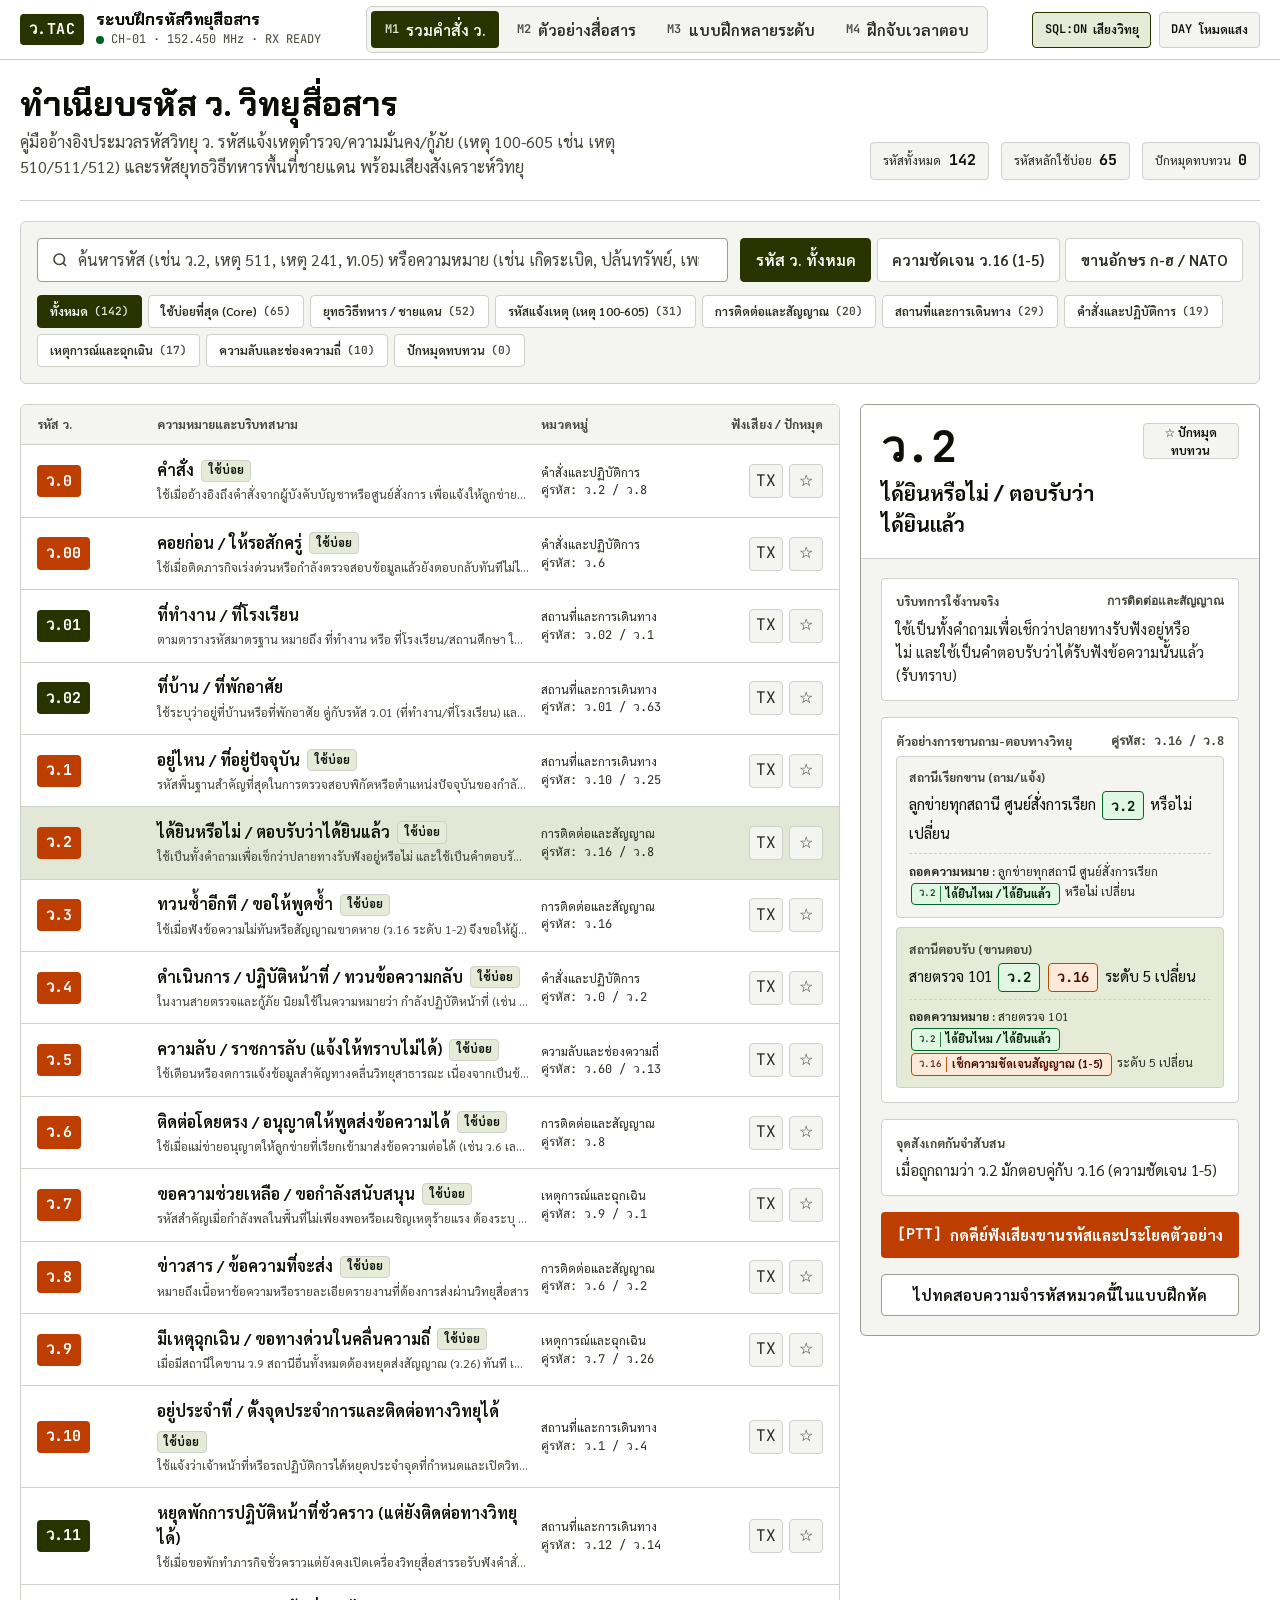
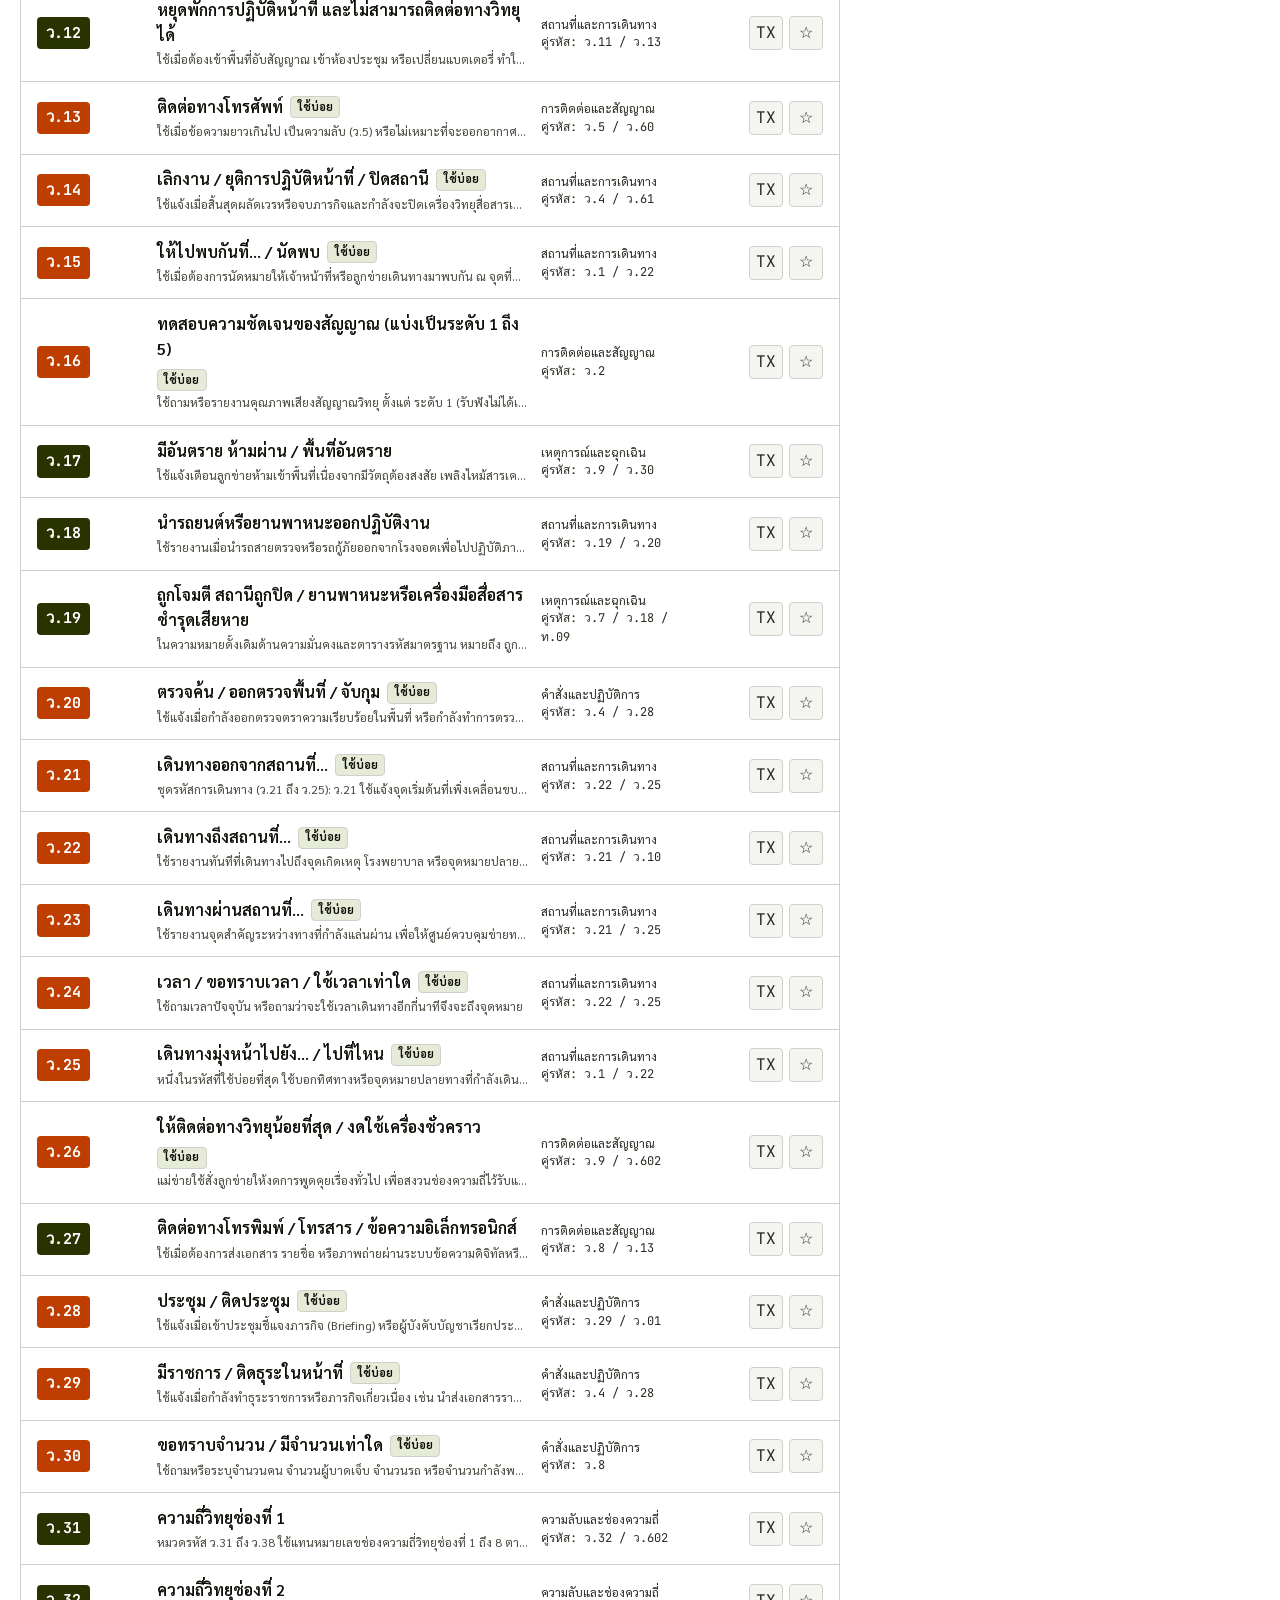
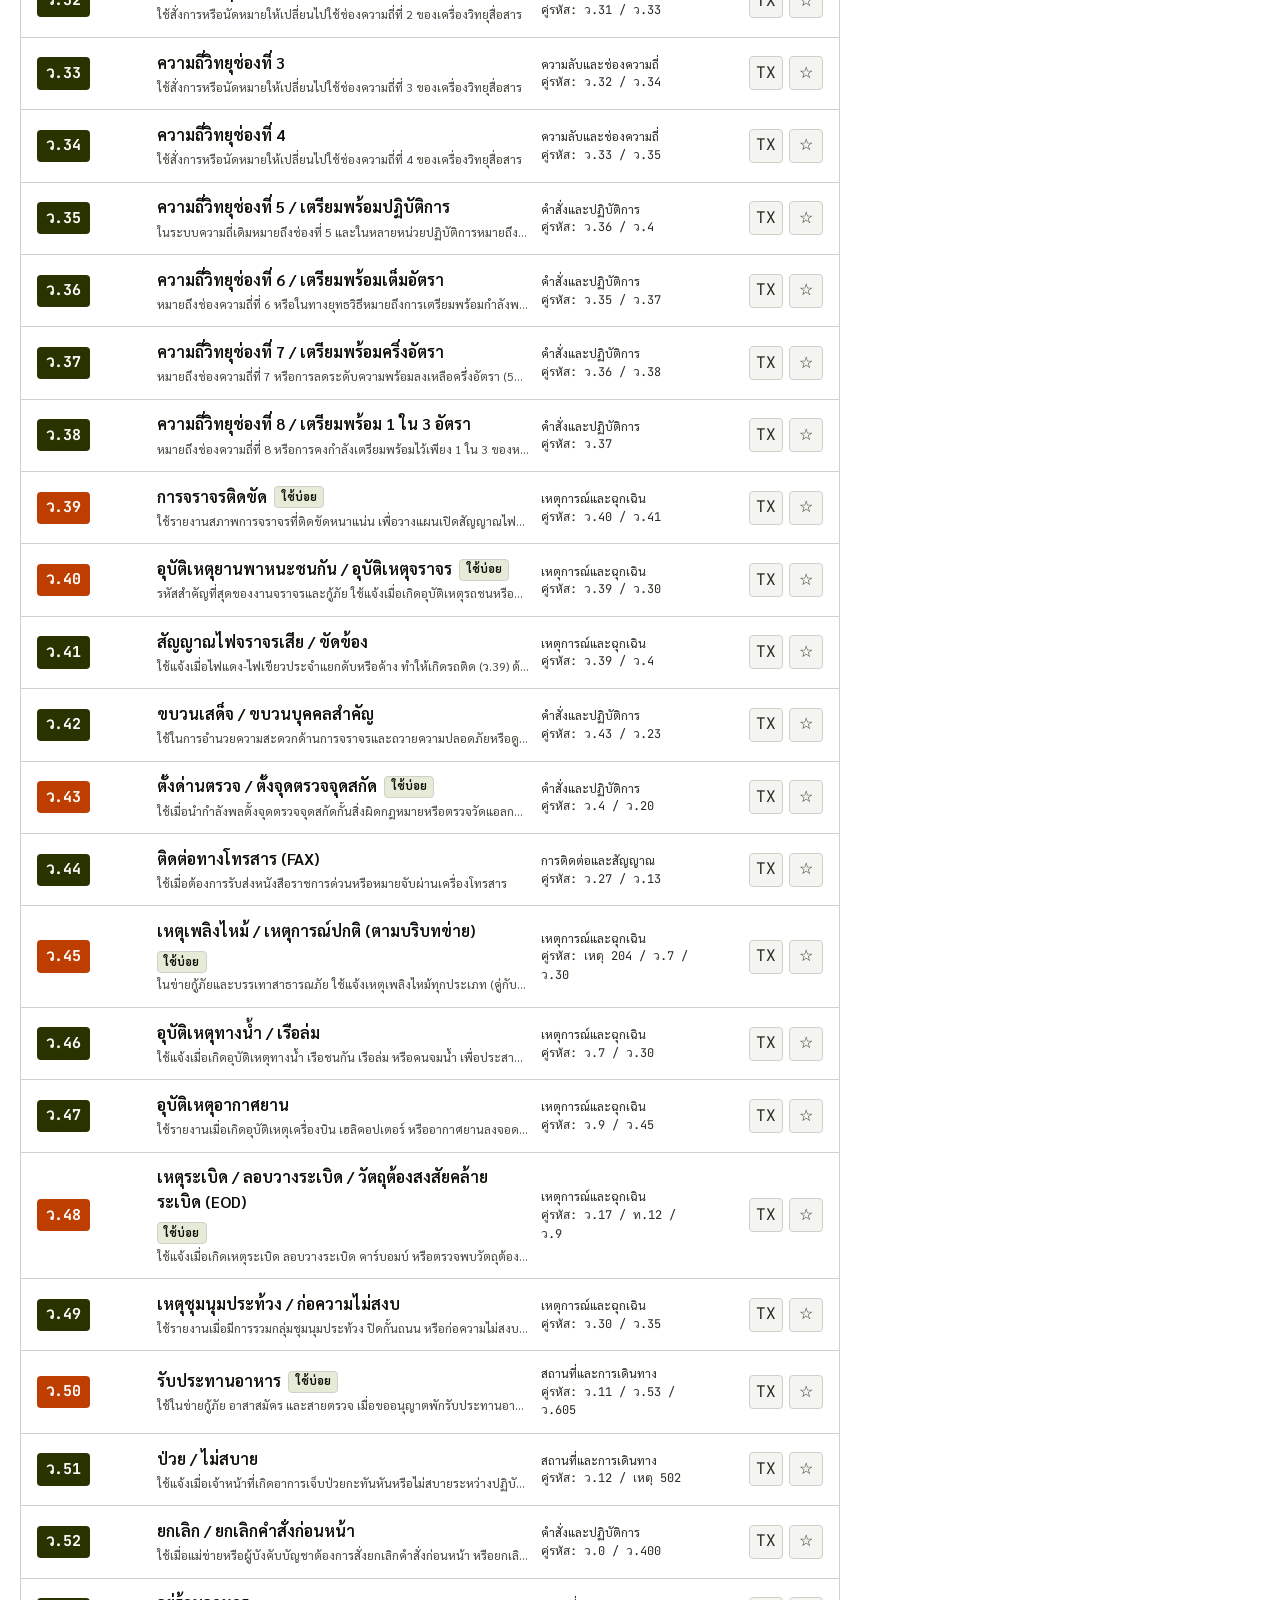
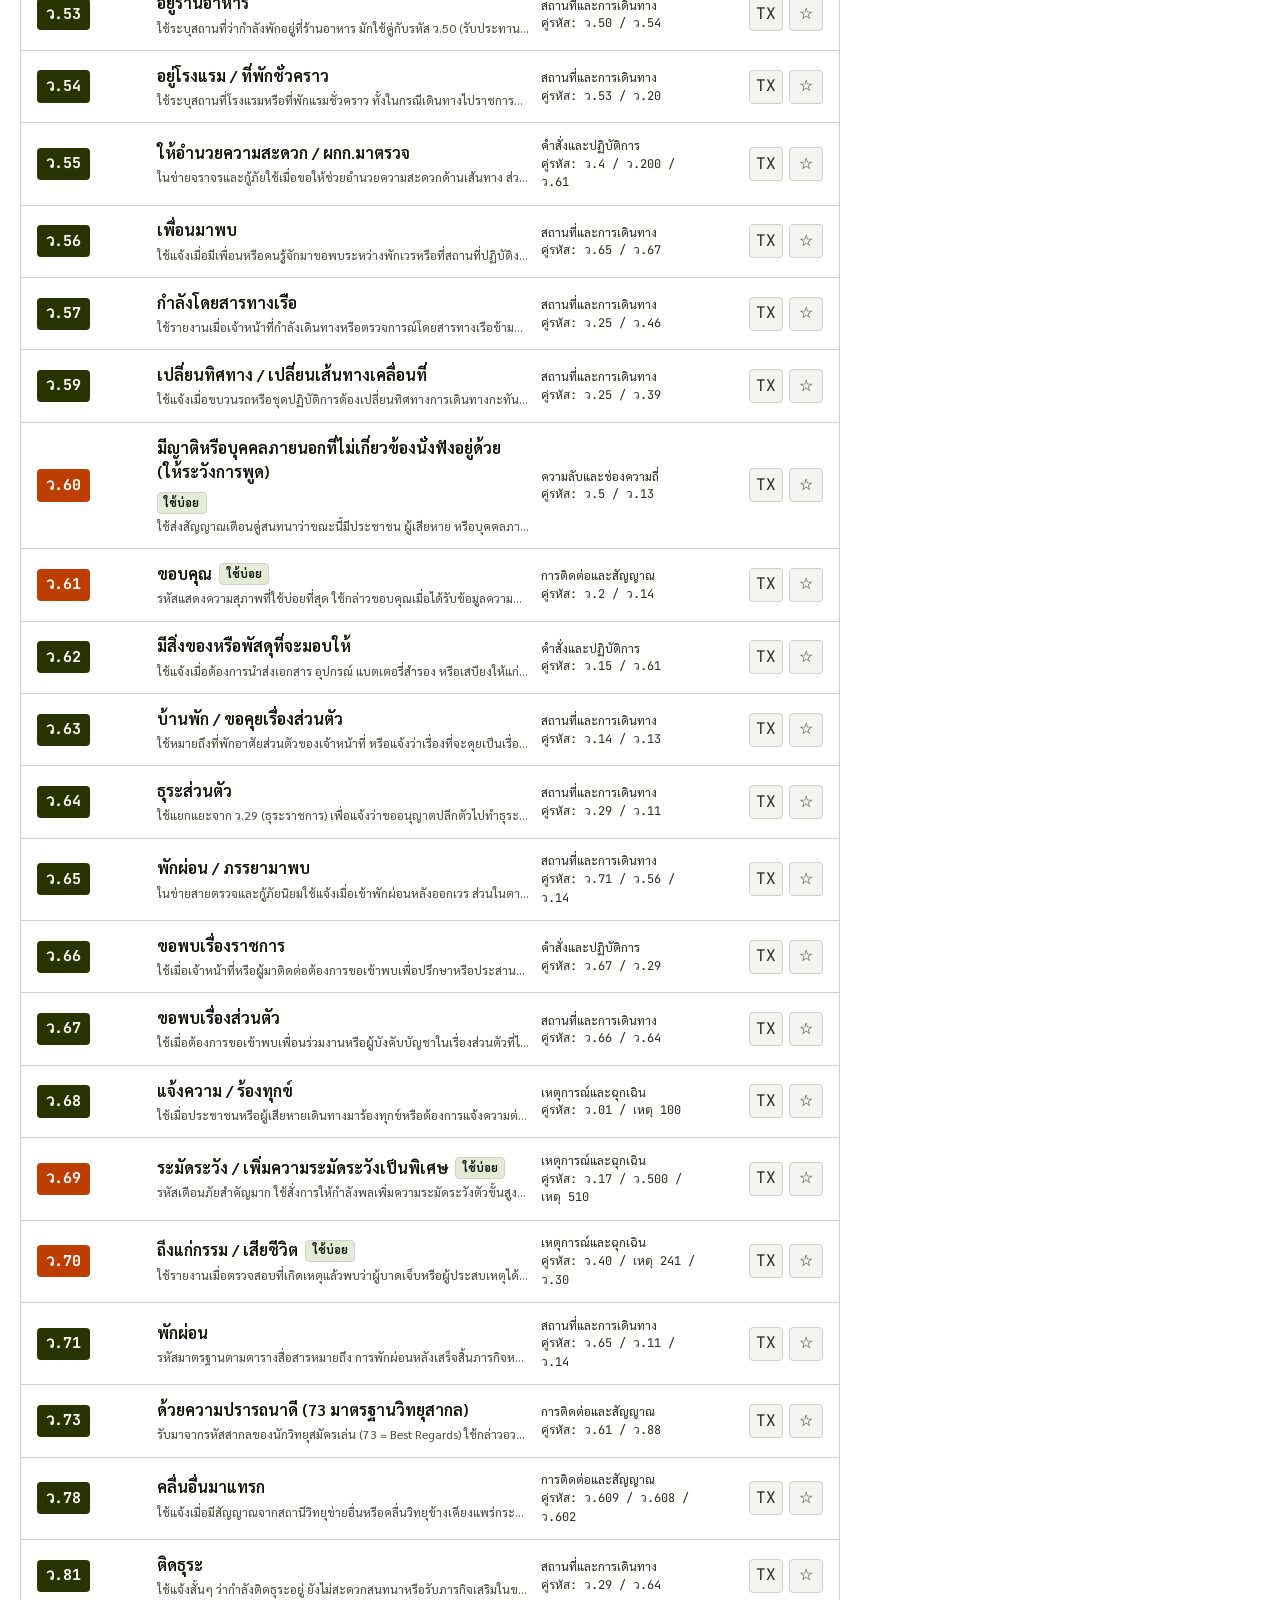
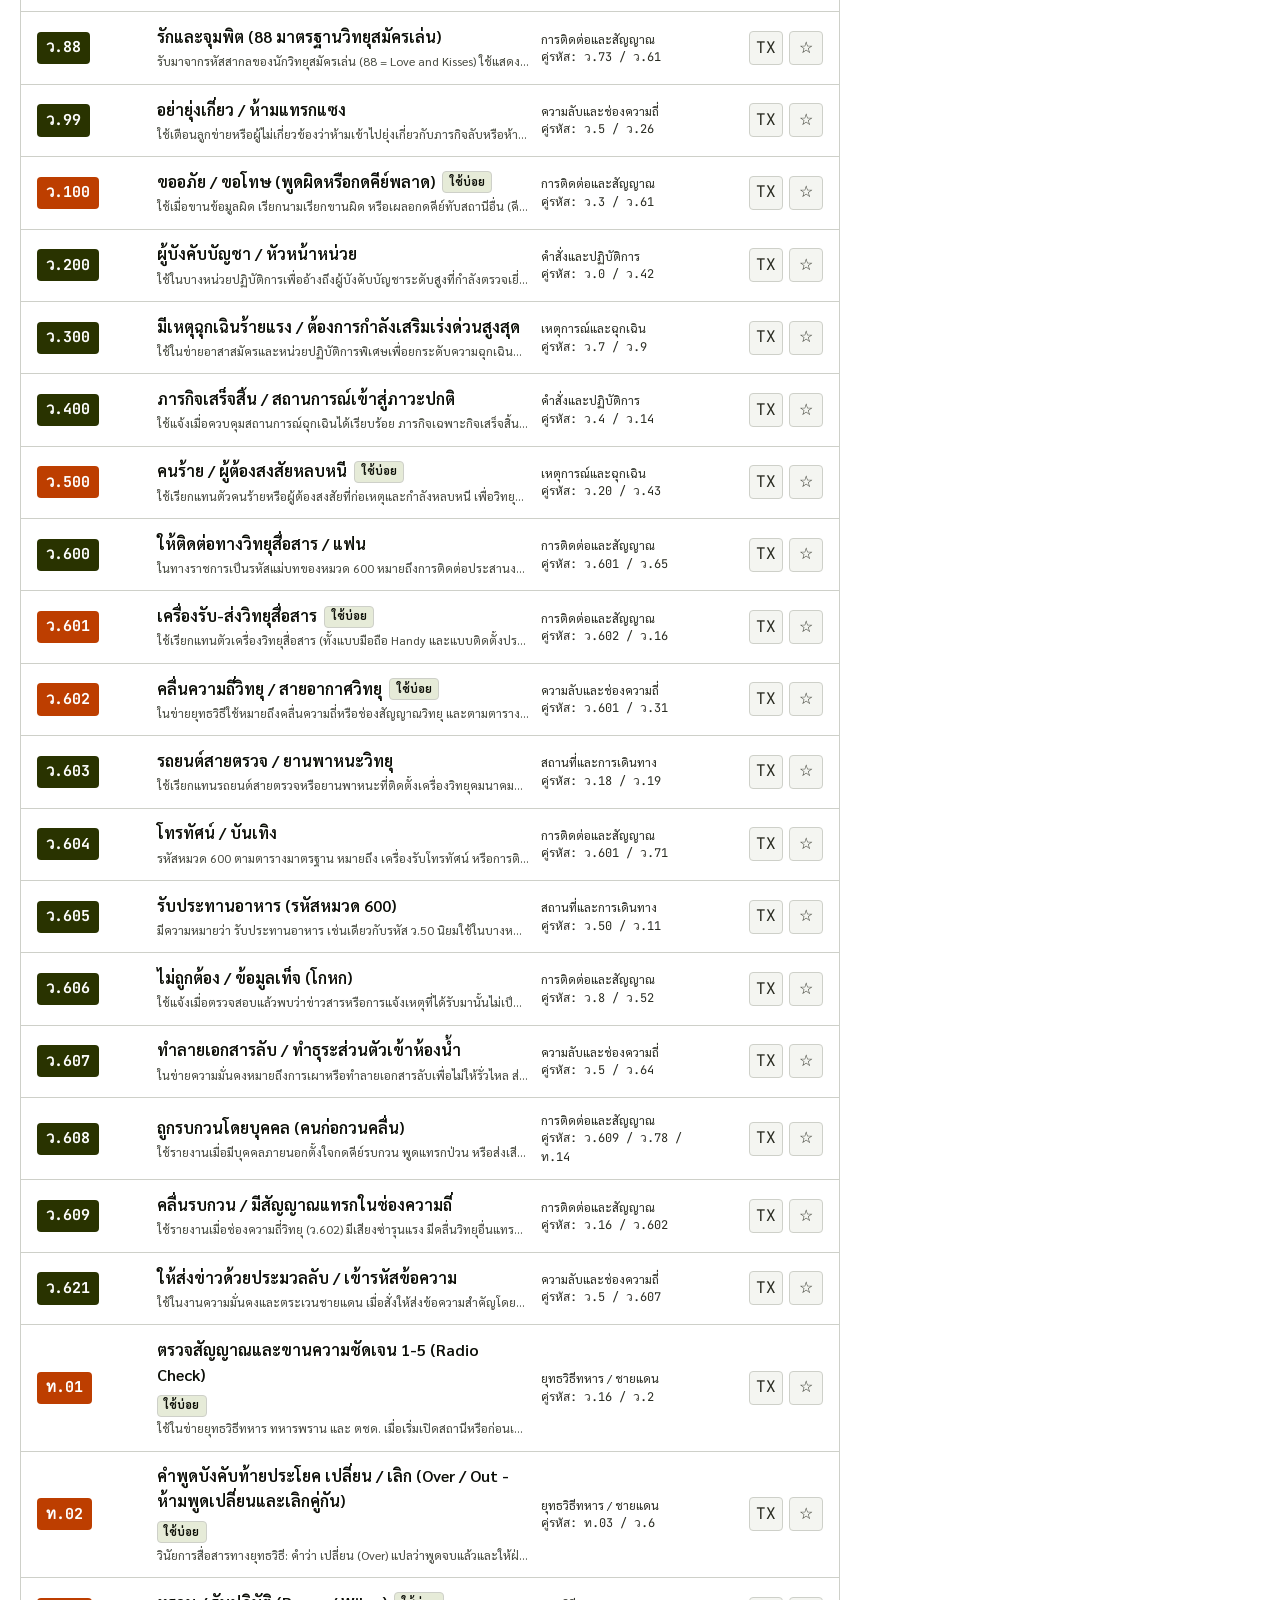
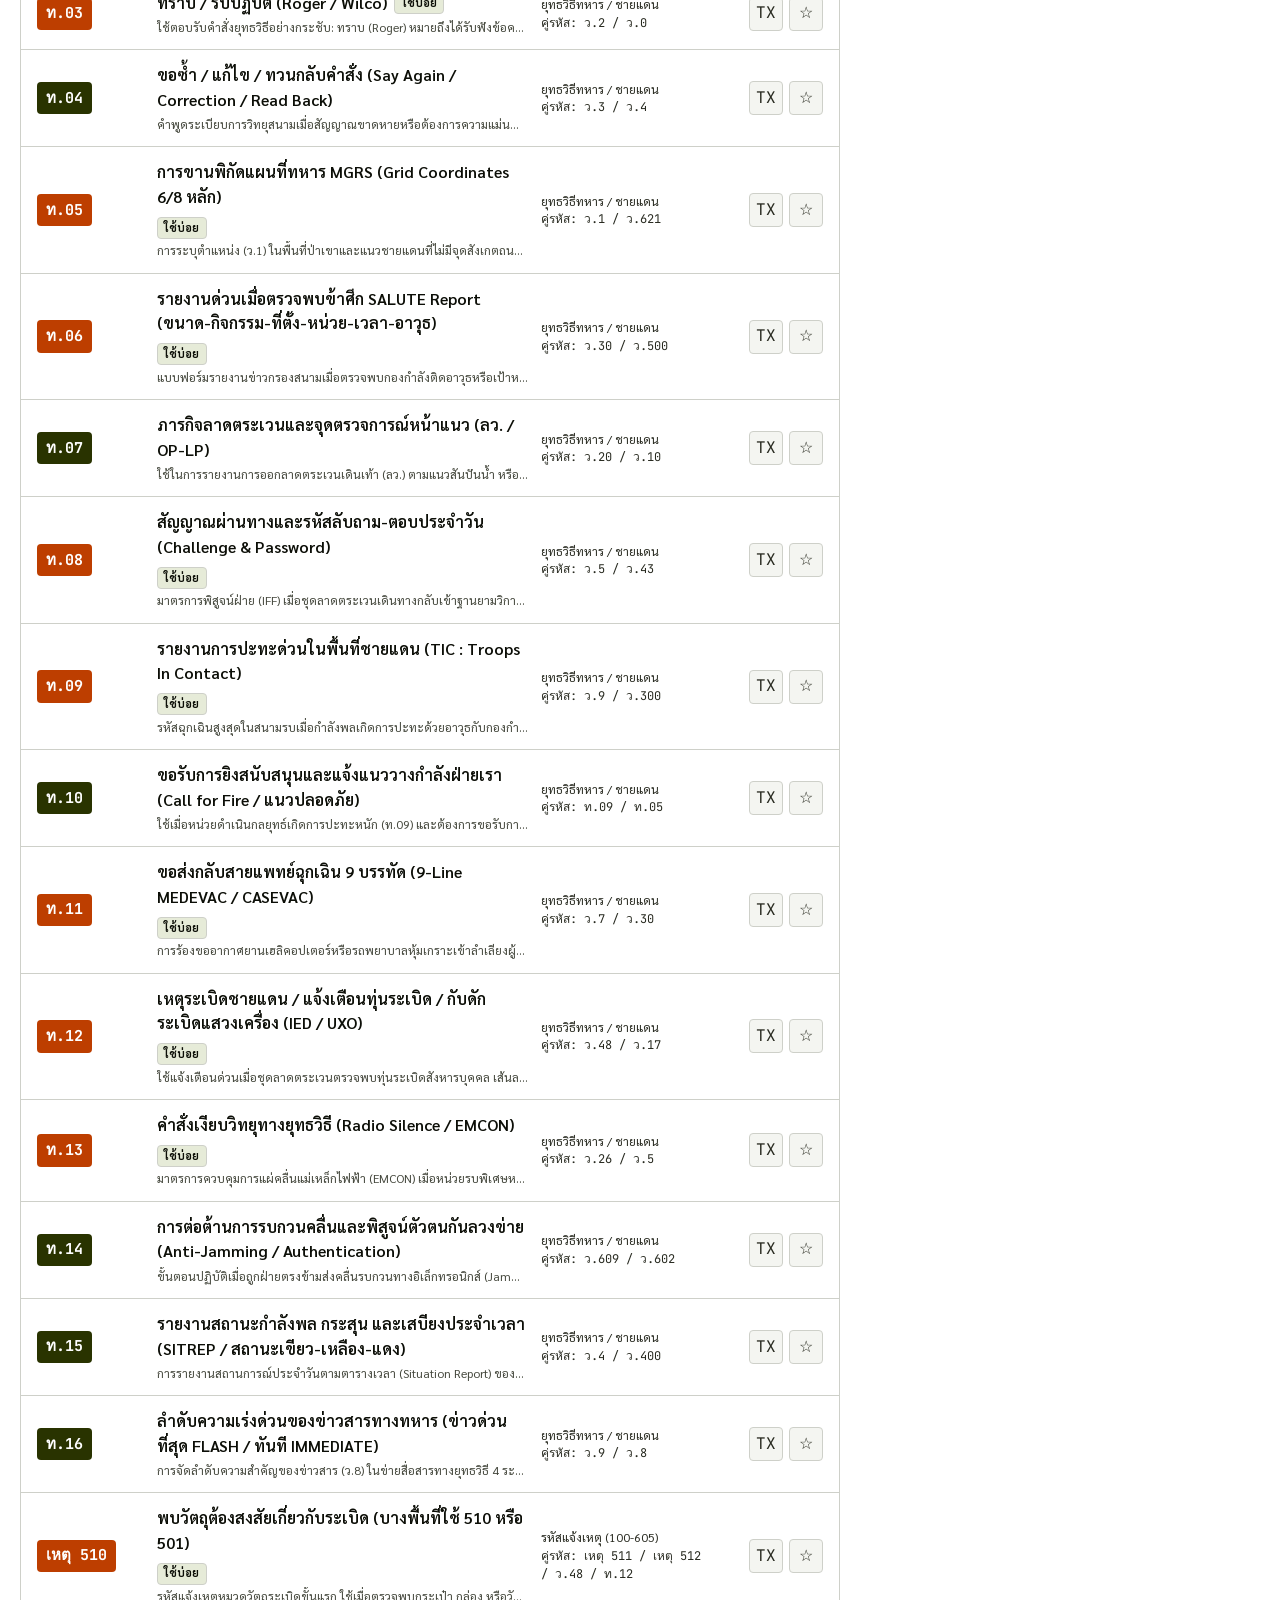
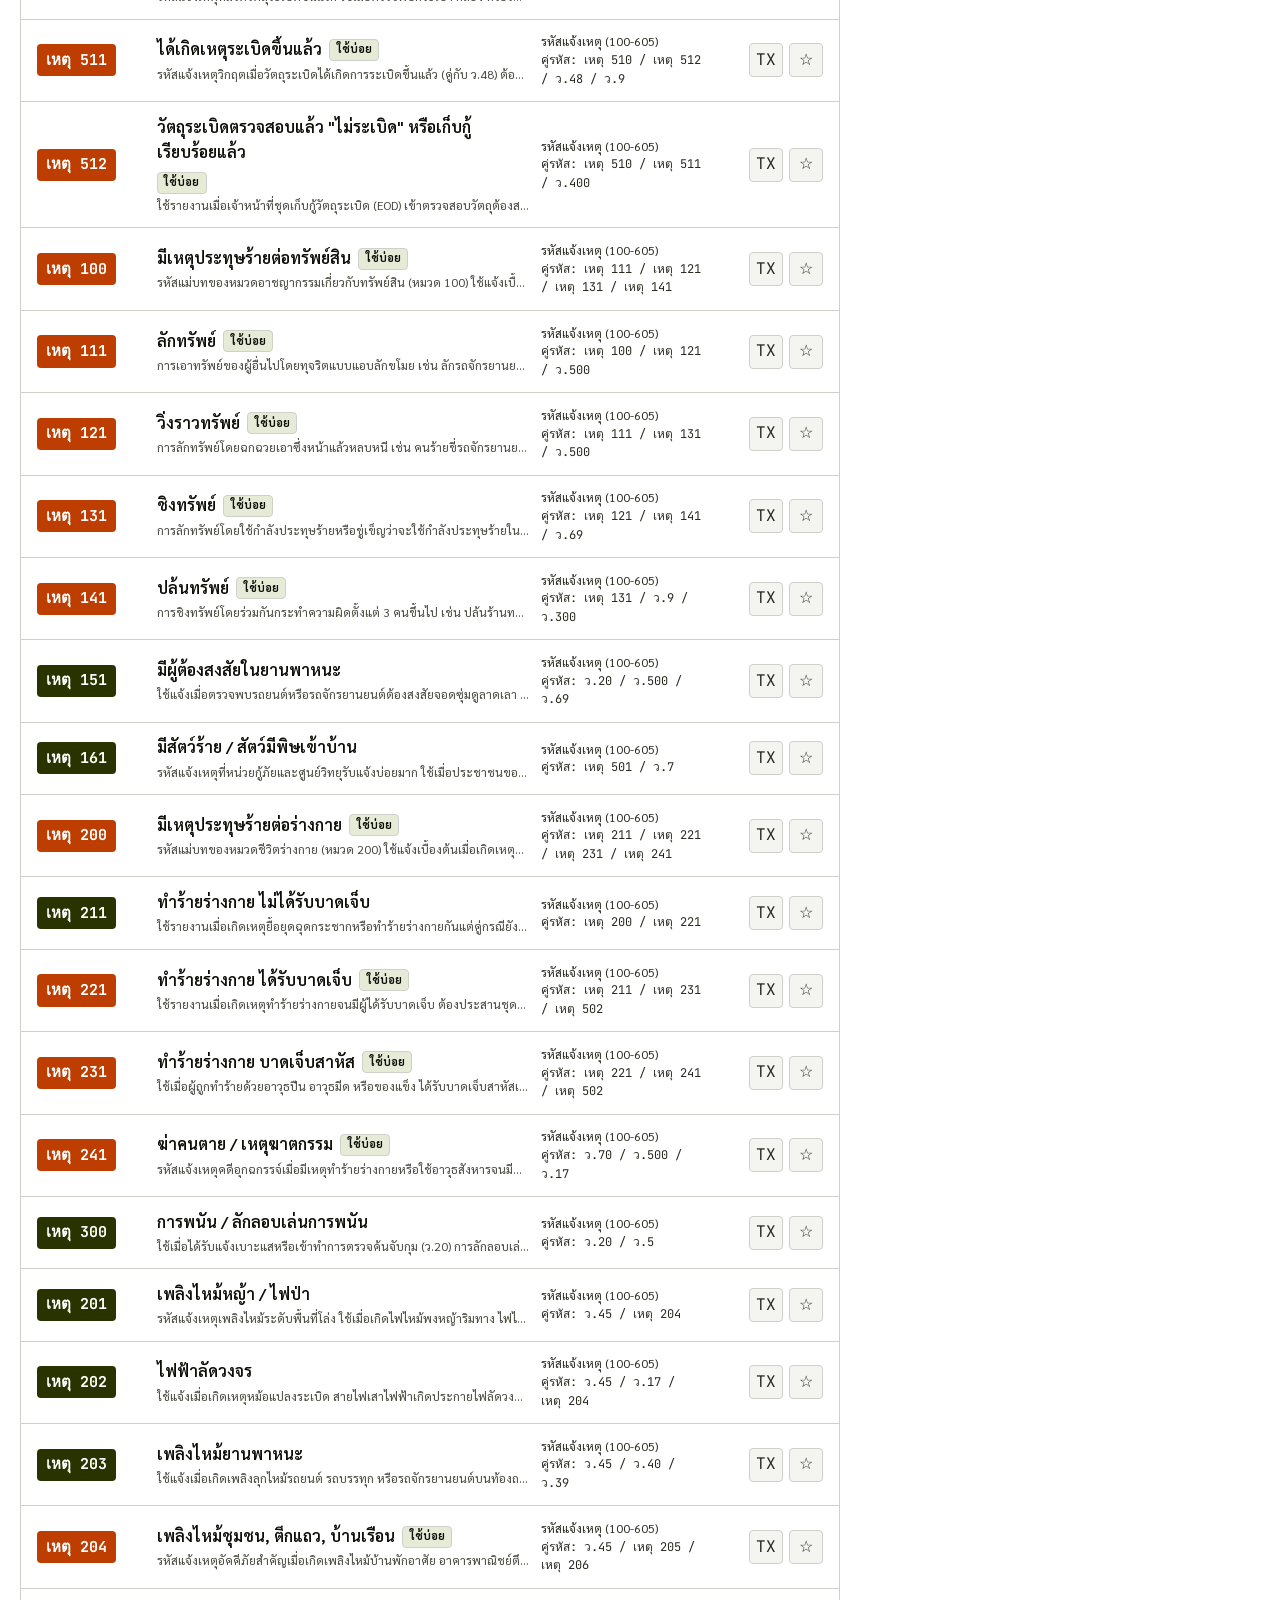
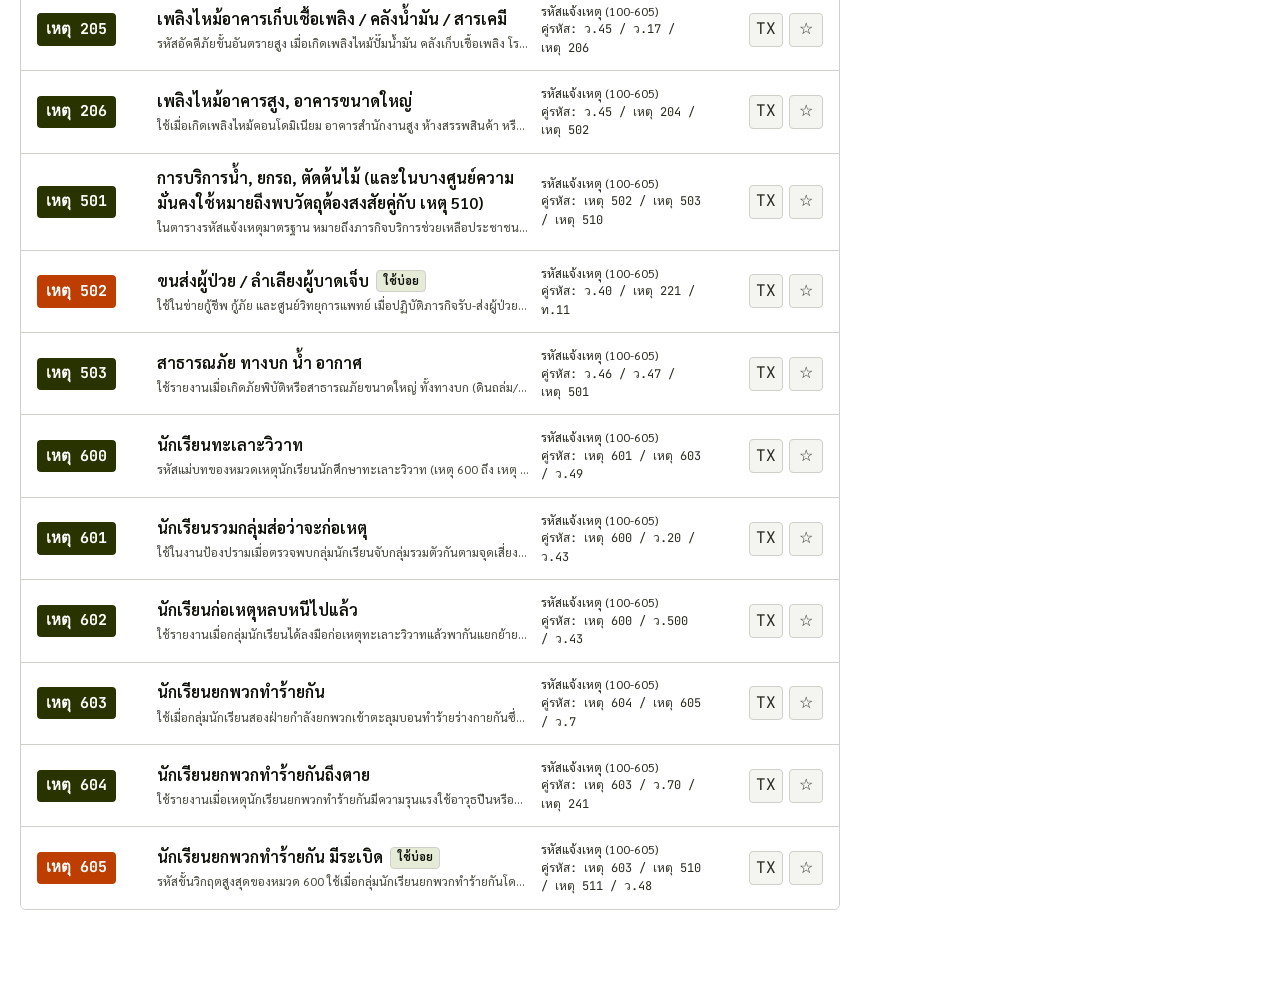
<file: index.html>
<!DOCTYPE html>
<html lang="th" data-theme="day">
<head>
  <meta charset="UTF-8">
  <meta name="viewport" content="width=device-width, initial-scale=1.0, viewport-fit=cover">
  <meta name="description" content="ว.TACTICAL ระบบคู่มือและฝึกทักษะการใช้รหัส ว. วิทยุสื่อสาร รวมคำสั่งวอครบทุกหมวด ตัวอย่างการสนทนาวิทยุ แบบฝึกหัดหลายระดับ และระบบจับเวลาตอบสนอง">
  <meta name="theme-color" content="oklch(0.300 0.071 120.0)">
  <title>ว.TACTICAL | ระบบฝึกปฏิบัติการรหัส ว. วิทยุสื่อสาร</title>
  <link rel="icon" type="image/svg+xml" href="./favicon.svg">
  <link rel="manifest" href="./manifest.json">
  <link rel="preconnect" href="https://fonts.googleapis.com">
  <link rel="preconnect" href="https://fonts.gstatic.com" crossorigin>
  <link href="https://fonts.googleapis.com/css2?family=Chakra+Petch:wght@600;700&display=swap" rel="stylesheet">
  <link href="https://fonts.googleapis.com/css2?family=Sarabun:wght@400;500;600;700&family=JetBrains+Mono:wght@500;700&display=swap" rel="stylesheet">
  <link rel="stylesheet" href="./css/style.css">
</head>
<body>

  <!-- Top Tactical Transceiver Instrument Bar -->
  <header class="top-bar">
    <div class="top-bar-inner">
      <div class="brand-cluster">
        <span class="brand-mark">ว.TAC</span>
        <div class="brand-title-wrap">
          <span class="brand-title">ระบบฝึกรหัสวิทยุสื่อสาร</span>
          <div class="transceiver-status">
            <span id="txStatusDot" class="status-dot" aria-hidden="true"></span>
            <span id="txStatusLabel" class="freq-readout">CH-01 · 152.450 MHz · RX READY</span>
          </div>
        </div>
      </div>

      <!-- Desktop Navigation -->
      <nav class="desktop-nav" aria-label="เมนูหลัก">
        <button type="button" class="nav-tab active" data-view="directory">
          <span class="nav-tab-code">M1</span>
          <span>รวมคำสั่ง ว.</span>
        </button>
        <button type="button" class="nav-tab" data-view="scenarios">
          <span class="nav-tab-code">M2</span>
          <span>ตัวอย่างสื่อสาร</span>
        </button>
        <button type="button" class="nav-tab" data-view="drills">
          <span class="nav-tab-code">M3</span>
          <span>แบบฝึกหลายระดับ</span>
        </button>
        <button type="button" class="nav-tab" data-view="timed">
          <span class="nav-tab-code">M4</span>
          <span>ฝึกจับเวลาตอบ</span>
        </button>
      </nav>

      <!-- Transceiver Audio & Night-Watch Toggles -->
      <div class="instrument-actions">
        <button type="button" id="audioToggleBtn" class="inst-btn" aria-pressed="true" title="เปิดหรือปิดเสียงคีย์วิทยุและเสียงอ่าน">
          <span id="audioToggleIcon" class="mono">SQL:ON</span>
          <span class="btn-text-desktop">เสียงวิทยุ</span>
        </button>
        <button type="button" id="themeToggleBtn" class="inst-btn" aria-pressed="false" title="สลับโหมดกลางวันและโหมดปฏิบัติการกลางคืน">
          <span id="themeToggleLabel" class="mono">DAY</span>
          <span class="btn-text-desktop">โหมดแสง</span>
        </button>
      </div>
    </div>
  </header>

  <!-- Main Workspace -->
  <main class="workspace">

    <!-- ==================================================================
         MODULE 1 : หน้าแรก รวมคำสั่งวอ (Code Directory, ว.16 & Phonetics)
         ================================================================== -->
    <section id="view-directory" class="view-panel active" aria-labelledby="heading-directory">
      <div class="module-header">
        <div>
          <h1 id="heading-directory" class="module-title">ทำเนียบรหัส ว. วิทยุสื่อสาร</h1>
          <p class="module-subtitle">คู่มืออ้างอิงประมวลรหัสวิทยุ ว. รหัสแจ้งเหตุตำรวจ/ความมั่นคง/กู้ภัย (เหตุ 100-605 เช่น เหตุ 510/511/512) และรหัสยุทธวิธีทหารพื้นที่ชายแดน พร้อมเสียงสังเคราะห์วิทยุ</p>
        </div>
        <div class="module-quick-stats">
          <div class="stat-chip">
            <span>รหัสทั้งหมด</span>
            <strong id="statTotalCodes">52</strong>
          </div>
          <div class="stat-chip">
            <span>รหัสหลักใช้บ่อย</span>
            <strong id="statCoreCodes">26</strong>
          </div>
          <div class="stat-chip">
            <span>ปักหมุดทบทวน</span>
            <strong id="statBookmarkedCodes">0</strong>
          </div>
        </div>
      </div>

      <!-- Search & Filter Control Toolbar -->
      <div class="control-toolbar">
        <div class="search-row">
          <div class="search-box">
            <svg class="search-icon" width="18" height="18" viewBox="0 0 24 24" fill="none" stroke="currentColor" stroke-width="2.2">
              <circle cx="11" cy="11" r="7"></circle>
              <line x1="20" y1="20" x2="16.2" y2="16.2"></line>
            </svg>
            <input
              type="search"
              id="codeSearchInput"
              class="search-input"
              placeholder="ค้นหารหัส (เช่น ว.2, เหตุ 511, เหตุ 241, ท.05) หรือความหมาย (เช่น เกิดระเบิด, ปล้นทรัพย์, เพลิงไหม้, พิกัด MGRS) [กด /]"
              autocomplete="off"
            >
            <button type="button" id="clearSearchBtn" class="search-clear-btn" hidden>ล้างคำค้น</button>
          </div>

          <div class="sub-mode-tabs" role="tablist" aria-label="หมวดตารางอ้างอิง">
            <button type="button" class="sub-mode-btn active" data-subview="codes">รหัส ว. ทั้งหมด</button>
            <button type="button" class="sub-mode-btn" data-subview="wo16">ความชัดเจน ว.16 (1-5)</button>
            <button type="button" class="sub-mode-btn" data-subview="phonetic">ขานอักษร ก-ฮ / NATO</button>
          </div>
        </div>

        <div id="categoryFilterBar" class="category-pills" aria-label="กรองตามหมวดหมู่รหัส ว."></div>
      </div>

      <!-- Subview 1A : Code Directory + Right Inspector -->
      <div id="subview-codes" class="directory-split">
        <div class="code-table-container">
          <div class="code-table-header">
            <span>รหัส ว.</span>
            <span>ความหมายและบริบทสนาม</span>
            <span>หมวดหมู่</span>
            <span class="u-text-right">ฟังเสียง / ปักหมุด</span>
          </div>
          <div id="codeTableBody" role="list"></div>
        </div>

        <!-- Sticky Inspector Panel (Drawer on Mobile) -->
        <aside id="codeInspectorPanel" class="inspector-panel" aria-label="รายละเอียดการใช้งานรหัส ว.">
          <div class="inspector-top">
            <div>
              <div id="inspCodeBadge" class="inspector-code-large">ว.2</div>
              <div id="inspMeaningText" class="inspector-meaning-large">ได้ยินหรือไม่ / ตอบรับว่าได้ยินแล้ว</div>
            </div>
            <div class="u-flex-row">
              <button type="button" id="inspBookmarkBtn" class="inst-btn" title="ปักหมุดรหัสนี้ไว้ทบทวน">ปักหมุด</button>
              <button type="button" id="inspCloseMobileBtn" class="inst-btn u-hidden">ปิดหน้าต่าง</button>
            </div>
          </div>

          <div class="inspector-body">
            <div class="inspector-block">
              <div class="inspector-label">
                <span>บริบทการใช้งานจริง</span>
                <span id="inspCategoryTag" class="mono">การติดต่อและสัญญาณ</span>
              </div>
              <p id="inspContextText" class="section-subtext"></p>
            </div>

            <div class="inspector-block">
              <div class="inspector-label">
                <span>ตัวอย่างการขานถาม-ตอบทางวิทยุ</span>
                <span id="inspPairCode" class="mono">คู่รหัส: ว.16 / ว.8</span>
              </div>
              <div class="dialogue-pair">
                <div class="dialogue-line">
                  <div class="dialogue-role">สถานีเรียกขาน (ถาม/แจ้ง)</div>
                  <div id="inspExampleCall"></div>
                </div>
                <div class="dialogue-line reply">
                  <div class="dialogue-role">สถานีตอบรับ (ขานตอบ)</div>
                  <div id="inspExampleReply"></div>
                </div>
              </div>
            </div>

            <div class="inspector-block">
              <div class="inspector-label">
                <span>จุดสังเกตกันจำสับสน</span>
              </div>
              <p id="inspConfusionText" class="section-subtext"></p>
            </div>

            <button type="button" id="inspPlayAudioBtn" class="ptt-action-btn">
              <span class="mono">[PTT]</span>
              <span>กดคีย์ฟังเสียงขานรหัสและประโยคตัวอย่าง</span>
            </button>

            <button type="button" id="inspJumpDrillBtn" class="secondary-action-btn">
              <span>ไปทดสอบความจำรหัสหมวดนี้ในแบบฝึกหัด</span>
            </button>
          </div>
        </aside>
      </div>

      <!-- Subview 1B : ระดับความชัดเจนของสัญญาณ ว.16 (1-5) -->
      <div id="subview-wo16" class="ref-grid-panel" hidden>
        <div class="section-subbar">
          <h2 class="section-heading">เกณฑ์การรายงานความชัดเจนของสัญญาณ (รหัส ว.16 ระดับ 1 ถึง 5)</h2>
          <p class="section-subtext">ใช้ตอบกลับเมื่อถูกถามว่า "ว.2 หรือไม่ ขอทราบ ว.16" เพื่อแจ้งคุณภาพการรับฟังของเครื่องรับ</p>
        </div>
        <div id="wo16ListContainer"></div>
      </div>

      <!-- Subview 1C : การขานตัวอักษรไทยทางวิทยุ ก-ฮ -->
      <div id="subview-phonetic" hidden>
        <div class="section-subbar">
          <h2 class="section-heading">มาตรฐานการขานพยัญชนะไทยทางวิทยุสื่อสาร (ก-ฮ)</h2>
          <p class="section-subtext">ใช้เมื่อต้องแจ้งหมวดอักษรป้ายทะเบียนรถ ชื่อบุคคล หรือรหัสประจำตัว เพื่อป้องกันเสียงพยัญชนะกลืนกันในคลื่นวิทยุ</p>
        </div>
        <div id="phoneticGridContainer" class="phonetic-grid"></div>
        <div class="section-subbar phonetic-nato-subbar">
          <h2 class="section-heading">รหัสขานอักษรสากลทางทหาร NATO (Alpha - Zulu) และตัวเลขยุทธวิธี</h2>
          <p class="section-subtext">ใช้สำหรับเจ้าหน้าที่พื้นที่ชายแดน ทหาร และ ตชด. ในการขานพิกัดแผนที่ทหาร (MGRS) นามเรียกขานสากล และรหัสยุทธวิธีในสนาม</p>
        </div>
        <div id="natoPhoneticGridContainer" class="phonetic-grid"></div>
      </div>
    </section>

    <!-- ==================================================================
         MODULE 2 : หน้าตัวอย่างการใช้ วอ สื่อสาร (Scenarios & Composer)
         ================================================================== -->
    <section id="view-scenarios" class="view-panel" aria-labelledby="heading-scenarios">
      <div class="module-header">
        <div>
          <h1 id="heading-scenarios" class="module-title">ตัวอย่างการใช้วิทยุสื่อสารในสถานการณ์จริง</h1>
          <p class="module-subtitle">ศึกษาระเบียบการพูดวิทยุ 4 ขั้นตอน ฟังตัวอย่างการโต้ตอบระหว่างแม่ข่ายและลูกข่าย และทดลองแต่งประโยควิทยุด้วยตนเอง</p>
        </div>
        <div class="module-quick-stats">
          <button type="button" id="togglePlainTranslationBtn" class="inst-btn" aria-pressed="true">
            <span>แสดงคำแปลภาษาพูดปกติ : เปิด</span>
          </button>
        </div>
      </div>

      <!-- 4-Step Standard Radio Protocol Strip -->
      <div id="protocolStepsContainer" class="protocol-strip" aria-label="โครงสร้างประโยควิทยุมาตรฐาน 4 ขั้นตอน"></div>

      <!-- Scenario Split Workspace -->
      <div class="scenario-workspace">
        <div id="scenarioListNav" class="scenario-list" role="tablist" aria-label="เลือกสถานการณ์ตัวอย่าง"></div>

        <div class="scenario-stage">
          <div class="scenario-stage-header">
            <div>
              <div class="rx-header-row">
                <span id="scStageCode" class="code-badge">SC-01</span>
                <span id="scStageChannel" class="mono freq-readout">CH-01 · 152.450 MHz</span>
              </div>
              <h2 id="scStageTitle" class="section-heading"></h2>
              <p id="scStageSummary" class="section-subtext"></p>
            </div>
            <div class="scenario-controls">
              <button type="button" id="playFullScenarioBtn" class="ptt-action-btn btn-auto">
                <span class="mono">[PLAY ALL]</span>
                <span>เล่นเสียงสนทนาต่อเนื่อง</span>
              </button>
              <button type="button" id="stopScenarioAudioBtn" class="secondary-action-btn btn-auto">
                <span>หยุดเสียง</span>
              </button>
            </div>
          </div>

          <div id="scenarioTransmissionLog" class="transmission-log"></div>
        </div>
      </div>

      <!-- Interactive Tactical Sentence Composer -->
      <div class="composer-box">
        <h2 class="section-heading">เครื่องมือฝึกแต่งประโยคขานวิทยุมาตรฐาน (Tactical Callsign Composer)</h2>
        <p class="section-subtext">เลือกสถานีปลายทาง สถานีผู้ส่ง และภารกิจ เพื่อดูการเรียงประโยคที่ถูกระเบียบพร้อมกดฟังเสียงออกอากาศ</p>

        <div class="composer-grid">
          <div class="form-field">
            <label for="compReceiver">1. สถานีปลายทาง (ผู้รับ)</label>
            <select id="compReceiver" class="form-select">
              <option value="ศูนย์สั่งการ">ศูนย์สั่งการ (แม่ข่าย)</option>
              <option value="สายตรวจ 101">สายตรวจ 101</option>
              <option value="กู้ชีพ 201">กู้ชีพ 201</option>
              <option value="จุดตรวจที่ 3">จุดตรวจที่ 3</option>
              <option value="ลูกข่ายทุกสถานี">ลูกข่ายทุกสถานี</option>
            </select>
          </div>
          <div class="form-field">
            <label for="compSender">2. สถานีต้นทาง (ผู้ส่ง)</label>
            <select id="compSender" class="form-select">
              <option value="สายตรวจ 104">สายตรวจ 104</option>
              <option value="ศูนย์สั่งการ">ศูนย์สั่งการ</option>
              <option value="กู้ภัย 102">กู้ภัย 102</option>
              <option value="ชุดเคลื่อนที่เร็ว 105">ชุดเคลื่อนที่เร็ว 105</option>
            </select>
          </div>
          <div class="form-field">
            <label for="compTemplate">3. สถานการณ์และรหัส ว. ที่ต้องการแจ้ง</label>
            <select id="compTemplate" class="form-select">
              <option value="ขอเช็กสัญญาณ ว.2 ว.16 ขณะนี้ ว.10 หน้าตลาดเทศบาล เหตุการณ์ปกติ">เช็กสัญญาณ ว.2 / ว.16 และแจ้งประจำจุด ว.10</option>
              <option value="ว.2 ทราบ ว.0 ขณะนี้กำลัง ว.21 จากฐาน ว.25 จุดเกิดเหตุ ใช้ ว.24 ประมาณ 5 นาที">รับคำสั่ง ว.0 และแจ้งเดินทาง ว.21 / ว.25 / ว.24</option>
              <option value="แจ้ง ว.22 จุดเกิดเหตุ ว.40 พบผู้บาดเจ็บ ว.30 จำนวน 2 ราย ขอรถพยาบาล ว.7 ด่วน">ถึงจุดอุบัติเหตุ ว.40 แจ้งจำนวน ว.30 และขอ ว.7</option>
              <option value="ขณะนี้ติด ว.60 และข้อมูลเป็น ว.5 ขออนุญาตประสานทาง ว.13 แทน">แจ้งติดบุคคลภายนอก ว.60 / ความลับ ว.5 ขอโทร ว.13</option>
              <option value="เสร็จสิ้นภารกิจผลัดเวร ขอแจ้ง ว.14 และ ว.25 กลับ ว.63 ว.61">แจ้งเลิกงาน ว.14 กลับบ้านพัก ว.63 และขอบคุณ ว.61</option>
            </select>
          </div>
        </div>

        <div class="composer-output">
          <div>
            <div class="composer-label">ประโยคขานวิทยุที่ถูกต้องตามระเบียบ :</div>
            <div id="composerResultText" class="tx-radio-text"></div>
          </div>
          <button type="button" id="composerSpeakBtn" class="ptt-action-btn btn-auto">
            <span class="mono">[PTT TX]</span>
            <span>กดคีย์ทดลองออกอากาศ</span>
          </button>
        </div>
      </div>
    </section>

    <!-- ==================================================================
         MODULE 3 : หน้าแบบฝึกหัด วอ หลายระดับ (Multi-Level Tactical Drills)
         ================================================================== -->
    <section id="view-drills" class="view-panel" aria-labelledby="heading-drills">
      <div class="module-header">
        <div>
          <h1 id="heading-drills" class="module-title">แบบฝึกหัดรหัส ว. แบ่งระดับความชำนาญ</h1>
          <p class="module-subtitle">ฝึกฝนตั้งแต่ระดับพื้นฐาน รหัสคู่แฝดที่มักสับสน การโต้ตอบสถานการณ์จำลอง ไปจนถึงการถอดรหัสข้อความวิทยุ</p>
        </div>
        <div class="module-quick-stats">
          <div class="stat-chip">
            <span>ตอบถูกสะสม</span>
            <strong id="drillTotalMastered">0</strong>
          </div>
          <div class="stat-chip">
            <span>สถิติต่อเนื่อง (Streak)</span>
            <strong id="drillCurrentStreak">0</strong>
          </div>
          <button type="button" id="drillWeakCodesBtn" class="inst-btn">
            <span>ฝึกเฉพาะรหัสที่ปักหมุด/เคยผิด</span>
          </button>
        </div>
      </div>

      <!-- 4-Level Selector Cards -->
      <div id="drillLevelSelector" class="level-selector-bar" role="tablist" aria-label="เลือกระดับแบบฝึกหัด"></div>

      <!-- Active Drill Console -->
      <div class="drill-console">
        <div class="drill-console-top">
          <div class="u-flex-row">
            <span id="drillActiveLevelBadge" class="code-badge">LVL-01</span>
            <strong id="drillActiveLevelTitle">ระดับ 1 : พื้นฐานลูกข่าย</strong>
            <span id="drillQuestionCounter" class="mono freq-readout">ข้อที่ 1 / 10</span>
          </div>

          <div class="u-flex-row">
            <button type="button" id="toggleInputModeBtn" class="inst-btn" aria-pressed="false">
              <span>โหมดตอบ : ตัวเลือก 4 ข้อ</span>
            </button>
            <button type="button" id="restartDrillBtn" class="inst-btn">
              <span>เริ่มชุดใหม่</span>
            </button>
          </div>
        </div>

        <div class="progress-track" aria-hidden="true">
          <div id="drillProgressFill" class="progress-fill"></div>
        </div>

        <div id="drillStageContent" class="drill-stage"></div>
      </div>
    </section>

    <!-- ==================================================================
         MODULE 4 : แบบฝึกจับเวลาในการตอบรหัส วอ (Timed Reflex Trainer)
         ================================================================== -->
    <section id="view-timed" class="view-panel" aria-labelledby="heading-timed">
      <div class="module-header">
        <div>
          <h1 id="heading-timed" class="module-title">ฝึกจับเวลาตอบสนองรหัส ว. (Tactical Reflex Timer)</h1>
          <p class="module-subtitle">ฝึกตัดสินใจแปลรหัสและขานตอบภายใต้ความกดดันด้านเวลา วัดความเร็วตอบสนองระดับมิลลิวินาที (รองรับปุ่มคีย์บอร์ด 1-4)</p>
        </div>
        <div class="module-quick-stats">
          <div class="stat-chip">
            <span>สถิติสูงสุด (Best Score)</span>
            <strong id="timedBestScore">0</strong>
          </div>
          <div class="stat-chip">
            <span>เวลาตอบเฉลี่ยดีสุด</span>
            <strong id="timedBestAvgMs">0.00s</strong>
          </div>
        </div>
      </div>

      <!-- Timed Mode Selector -->
      <div class="timer-mode-grid" role="tablist" aria-label="เลือกโหมดจับเวลา">
        <button type="button" class="level-select-btn active" data-timemode="sprint60">
          <div class="level-btn-meta">
            <span>MODE-A</span>
            <span>60.0 วินาที</span>
          </div>
          <div class="level-btn-title">Sprint 60 วินาที (Rapid Fire)</div>
          <div class="level-btn-desc">ตอบรหัส ว. ให้ได้จำนวนข้อมากที่สุดและแม่นยำที่สุดภายในเวลา 60 วินาที</div>
        </button>

        <button type="button" class="level-select-btn" data-timemode="reflex5">
          <div class="level-btn-meta">
            <span>MODE-B</span>
            <span>5.0 วินาที / ข้อ</span>
          </div>
          <div class="level-btn-title">Reflex 5 วินาทีต่อข้อ (15 ข้อ)</div>
          <div class="level-btn-desc">จำลองการถูกแม่ข่ายเรียกขานกะทันหัน ต้องตัดสินใจกดตอบภายใน 5 วินาทีต่อข้อ</div>
        </button>

        <button type="button" class="level-select-btn" data-timemode="survival">
          <div class="level-btn-meta">
            <span>MODE-C</span>
            <span>ห้ามผิดเกิน 3 ครั้ง</span>
          </div>
          <div class="level-btn-title">Survival ไร้พ่าย (Sudden Death)</div>
          <div class="level-btn-desc">เวลาต่อข้อจะบีบเร็วขึ้นเรื่อยๆ จาก 6 วินาที เหลือ 2.5 วินาที ทดสอบขีดจำกัดความแม่นยำ</div>
        </button>
      </div>

      <!-- Chronometer Instrument Readout -->
      <div class="chronometer-hud">
        <div class="chrono-cell">
          <span class="chrono-label">เวลาคงเหลือ (TIMER)</span>
          <span id="chronoTimeDisplay" class="chrono-val">60.00s</span>
        </div>
        <div class="chrono-cell">
          <span class="chrono-label">คะแนนปฏิบัติการ (SCORE)</span>
          <span id="chronoScoreDisplay" class="chrono-val">0</span>
        </div>
        <div class="chrono-cell">
          <span class="chrono-label">ความเร็วตอบเฉลี่ย (AVG REACTION)</span>
          <span id="chronoAvgDisplay" class="chrono-val">0.00s</span>
        </div>
        <div class="chrono-cell">
          <span class="chrono-label">ตัวคูณต่อเนื่อง (COMBO)</span>
          <span id="chronoComboDisplay" class="chrono-val">x1</span>
        </div>
      </div>

      <div class="timer-bar-wrap" aria-hidden="true">
        <div id="chronoBarFill" class="timer-bar-fill"></div>
      </div>

      <!-- Timed Interactive Arena -->
      <div class="drill-console">
        <div id="timedArenaStage" class="drill-stage"></div>
      </div>
    </section>

  </main>

  <!-- Mobile Drawer Backdrop -->
  <div id="mobileDrawerBackdrop" class="mobile-drawer-backdrop"></div>

  <!-- Mobile Sticky Bottom Navigation (4 Modules) -->
  <nav class="mobile-bottom-nav" aria-label="เมนูหลักสำหรับมือถือ">
    <div class="mobile-nav-grid">
      <button type="button" class="mobile-nav-btn active" data-view="directory">
        <span class="mono">M1</span>
        <span>คำสั่ง ว.</span>
      </button>
      <button type="button" class="mobile-nav-btn" data-view="scenarios">
        <span class="mono">M2</span>
        <span>ตัวอย่าง</span>
      </button>
      <button type="button" class="mobile-nav-btn" data-view="drills">
        <span class="mono">M3</span>
        <span>แบบฝึกหัด</span>
      </button>
      <button type="button" class="mobile-nav-btn" data-view="timed">
        <span class="mono">M4</span>
        <span>จับเวลา</span>
      </button>
    </div>
  </nav>

  <!-- Scripts (Relative paths for 100% GitHub Pages & Local Compatibility) -->
  <script src="./js/data-codes.js"></script>
  <script src="./js/data-scenarios.js"></script>
  <script src="./js/data-drills.js"></script>
  <script src="./js/audio.js"></script>
  <script src="./js/app.js"></script>
</body>
</html>
</file>
<file: css/style.css>
/* ==========================================================================
   ว.TACTICAL : ระบบฝึกปฏิบัติการรหัสวิทยุสื่อสาร
   Design Register: Product (Tactical Field Manual & Instrument Interface)
   Color System: 100% OKLCH anchored on Brand Seed 176 (oklch(0.300 0.071 120.0))
   ========================================================================== */

:root {
  /* Day Mode: Crisp Field Manual & Instrument Readout */
  --bg: oklch(1.000 0.000 0);
  --surface: oklch(0.968 0.005 120.0);
  --surface-raised: oklch(0.938 0.009 120.0);
  --surface-selected: oklch(0.920 0.024 120.0);
  --ink: oklch(0.160 0.015 120.0);
  --ink-secondary: oklch(0.280 0.018 120.0);
  --muted: oklch(0.390 0.018 120.0);
  --border: oklch(0.855 0.010 120.0);
  --border-strong: oklch(0.690 0.018 120.0);

  /* Brand Seed 176 Primary & Tactical Accents */
  --primary: oklch(0.300 0.071 120.0);
  --primary-hover: oklch(0.250 0.068 120.0);
  --primary-subtle: oklch(0.932 0.026 120.0);
  --accent: oklch(0.540 0.175 42.0);
  --accent-hover: oklch(0.480 0.170 42.0);
  --accent-subtle: oklch(0.945 0.035 42.0);

  /* Semantic States (All saturated fills pair with --on-fill white) */
  --success: oklch(0.430 0.130 148.0);
  --success-subtle: oklch(0.940 0.035 148.0);
  --warning: oklch(0.470 0.135 75.0);
  --warning-subtle: oklch(0.950 0.040 75.0);
  --danger: oklch(0.470 0.180 25.0);
  --danger-subtle: oklch(0.942 0.035 25.0);
  --on-fill: oklch(1.000 0.000 0);
  --backdrop: oklch(0.120 0.010 120.0 / 0.55);

  /* Color-Coded Tactical Frame Slots (ว. Code <-> Meaning Pairing) */
  --slot-0-border: oklch(0.450 0.135 148.0);
  --slot-0-bg: oklch(0.952 0.032 148.0);
  --slot-0-ink: oklch(0.230 0.085 148.0);

  --slot-1-border: oklch(0.540 0.165 52.0);
  --slot-1-bg: oklch(0.955 0.038 52.0);
  --slot-1-ink: oklch(0.270 0.100 45.0);

  --slot-2-border: oklch(0.480 0.150 250.0);
  --slot-2-bg: oklch(0.950 0.030 250.0);
  --slot-2-ink: oklch(0.245 0.095 250.0);

  --slot-3-border: oklch(0.500 0.175 18.0);
  --slot-3-bg: oklch(0.952 0.032 18.0);
  --slot-3-ink: oklch(0.265 0.105 18.0);

  --slot-4-border: oklch(0.460 0.115 198.0);
  --slot-4-bg: oklch(0.948 0.028 198.0);
  --slot-4-ink: oklch(0.235 0.075 198.0);

  /* Typography */
  --font-display: 'Chakra Petch', sans-serif;
  --font-sans: 'Sarabun', system-ui, -apple-system, sans-serif;
  --font-mono: 'JetBrains Mono', ui-monospace, monospace;

  /* Modular Type Scale (Ratio >= 1.28) */
  --text-xs: 0.75rem;
  --text-sm: 0.9375rem;
  --text-base: 1rem;
  --text-lg: 1.28rem;
  --text-xl: 1.64rem;
  --text-2xl: 2.1rem;
  --text-3xl: 2.7rem;

  /* Spacing & Layout */
  --radius-sm: 4px;
  --radius-md: 6px;
  --radius-lg: 8px;
  --header-h: 60px;
  --mobile-nav-h: 64px;

  /* Semantic Z-Index Scale */
  --z-dropdown: 10;
  --z-sticky: 20;
  --z-backdrop: 30;
  --z-drawer: 40;
  --z-toast: 50;

  /* Motion */
  --ease-out: cubic-bezier(0.22, 1, 0.36, 1);
  --dur-fast: 150ms;
  --dur-med: 220ms;
}

[data-theme="night"] {
  --bg: oklch(0.115 0.008 125.0);
  --surface: oklch(0.158 0.010 125.0);
  --surface-raised: oklch(0.205 0.014 125.0);
  --surface-selected: oklch(0.245 0.035 125.0);
  --ink: oklch(0.945 0.008 120.0);
  --ink-secondary: oklch(0.830 0.012 120.0);
  --muted: oklch(0.700 0.015 120.0);
  --border: oklch(0.255 0.012 125.0);
  --border-strong: oklch(0.380 0.020 125.0);

  --primary: oklch(0.430 0.095 125.0);
  --primary-hover: oklch(0.480 0.105 125.0);
  --primary-subtle: oklch(0.215 0.032 125.0);
  --accent: oklch(0.560 0.180 42.0);
  --accent-hover: oklch(0.610 0.185 42.0);
  --accent-subtle: oklch(0.225 0.045 42.0);

  --success: oklch(0.460 0.135 148.0);
  --success-subtle: oklch(0.215 0.040 148.0);
  --warning: oklch(0.500 0.140 75.0);
  --warning-subtle: oklch(0.225 0.045 75.0);
  --danger: oklch(0.500 0.185 25.0);
  --danger-subtle: oklch(0.225 0.045 25.0);
  --on-fill: oklch(1.000 0.000 0);
  --backdrop: oklch(0.050 0.005 125.0 / 0.72);

  --slot-0-border: oklch(0.650 0.145 148.0);
  --slot-0-bg: oklch(0.215 0.045 148.0);
  --slot-0-ink: oklch(0.910 0.055 148.0);

  --slot-1-border: oklch(0.700 0.160 55.0);
  --slot-1-bg: oklch(0.230 0.050 52.0);
  --slot-1-ink: oklch(0.915 0.060 55.0);

  --slot-2-border: oklch(0.670 0.145 250.0);
  --slot-2-bg: oklch(0.220 0.048 250.0);
  --slot-2-ink: oklch(0.910 0.050 250.0);

  --slot-3-border: oklch(0.680 0.165 18.0);
  --slot-3-bg: oklch(0.225 0.050 18.0);
  --slot-3-ink: oklch(0.915 0.055 18.0);

  --slot-4-border: oklch(0.660 0.125 198.0);
  --slot-4-bg: oklch(0.215 0.042 198.0);
  --slot-4-ink: oklch(0.910 0.048 198.0);
}

/* Reset & Base */
*,
*::before,
*::after {
  box-sizing: border-box;
  margin: 0;
  padding: 0;
}

html {
  font-size: 16px;
  -webkit-text-size-adjust: 100%;
  scroll-behavior: smooth;
}

body {
  font-family: var(--font-sans);
  font-size: var(--text-base);
  line-height: 1.55;
  color: var(--ink);
  background-color: var(--bg);
  min-height: 100vh;
  display: flex;
  flex-direction: column;
  overflow-x: hidden;
  transition: background-color var(--dur-fast) var(--ease-out), color var(--dur-fast) var(--ease-out);
}

h1,
h2,
h3,
.module-title,
.brand-title,
.question-title,
.level-btn-title,
.scenario-nav-title {
  font-family: var(--font-display);
  text-wrap: balance;
  font-weight: 700;
  line-height: 1.25;
  letter-spacing: -0.01em;
}

p {
  text-wrap: pretty;
}

.prose-measure {
  max-width: 68ch;
}

.mono,
.code-badge,
.timer-readout,
.freq-readout,
.stat-value {
  font-family: var(--font-mono);
  font-variant-numeric: tabular-nums;
}

/* Clean Utility & Structural Helper Classes */
.u-flex-row {
  display: flex;
  align-items: center;
  gap: 0.5rem;
  flex-wrap: wrap;
}

.u-flex-between {
  display: flex;
  align-items: center;
  justify-content: space-between;
  gap: 0.75rem;
}

.u-flex-wrap {
  flex-wrap: wrap;
}

.u-flex-end {
  display: flex;
  align-items: center;
  justify-content: flex-end;
  gap: 0.5rem;
}

.u-text-right {
  text-align: right;
}

.u-text-center {
  text-align: center;
}

.u-hidden {
  display: none;
}

.btn-auto {
  width: auto;
}

.section-subbar {
  padding: 1rem 1.25rem;
  background-color: var(--surface);
  border-bottom: 1px solid var(--border);
}

#subview-phonetic .section-subbar {
  margin-bottom: 0.85rem;
  border: 1px solid var(--border);
  border-radius: var(--radius-md);
}

.phonetic-nato-subbar {
  margin-top: 1.5rem;
}

.section-heading {
  font-family: var(--font-display);
  font-size: var(--text-lg);
  font-weight: 700;
  color: var(--ink);
}

.section-subtext {
  font-size: var(--text-sm);
  color: var(--ink-secondary);
  margin-top: 0.2rem;
}

.rx-header-row {
  display: flex;
  align-items: center;
  justify-content: space-between;
  gap: 0.5rem;
  margin-bottom: 0.35rem;
}

.composer-label {
  font-size: var(--text-xs);
  font-weight: 700;
  color: var(--muted);
  margin-bottom: 0.25rem;
}

.summary-card {
  text-align: center;
  padding: 1.25rem 0.5rem;
}

.missed-box {
  margin: 1.25rem auto;
  max-width: 560px;
  padding: 1rem;
  border: 1px solid var(--border);
  border-radius: var(--radius-sm);
  background-color: var(--surface);
  text-align: left;
}

.badge-cluster {
  display: flex;
  flex-wrap: wrap;
  gap: 0.45rem;
}

.action-cluster {
  display: flex;
  flex-wrap: wrap;
  justify-content: center;
  gap: 0.75rem;
  margin-top: 1.5rem;
}

.inspector-context-text {
  font-size: var(--text-sm);
  color: var(--ink-secondary);
}

.inspector-confusion-text {
  font-size: var(--text-sm);
  font-weight: 600;
  color: var(--ink);
}

button,
input,
select {
  font: inherit;
  color: inherit;
}

button {
  cursor: pointer;
  background: none;
  border: none;
}

:focus-visible {
  outline: 2px solid var(--accent);
  outline-offset: 2px;
}

/* ==========================================================================
   1. Top Tactical Transceiver Header
   ========================================================================== */

.top-bar {
  position: sticky;
  top: 0;
  z-index: var(--z-sticky);
  height: var(--header-h);
  background-color: var(--bg);
  border-bottom: 1px solid var(--border);
}

.top-bar-inner {
  max-width: 1400px;
  height: 100%;
  margin: 0 auto;
  padding: 0 1.25rem;
  display: flex;
  align-items: center;
  justify-content: space-between;
  gap: 1rem;
}

.brand-cluster {
  display: flex;
  align-items: center;
  gap: 0.75rem;
  min-width: 0;
}

.brand-mark {
  display: inline-flex;
  align-items: center;
  justify-content: center;
  padding: 0.25rem 0.55rem;
  background-color: var(--primary);
  color: var(--on-fill);
  font-family: var(--font-mono);
  font-weight: 700;
  font-size: var(--text-sm);
  border-radius: var(--radius-sm);
  letter-spacing: 0.03em;
  flex-shrink: 0;
}

.brand-title-wrap {
  display: flex;
  flex-direction: column;
  min-width: 0;
}

.brand-title {
  font-size: var(--text-base);
  font-weight: 700;
  white-space: nowrap;
  overflow: hidden;
  text-overflow: ellipsis;
}

.transceiver-status {
  display: flex;
  align-items: center;
  gap: 0.45rem;
  font-size: var(--text-xs);
  color: var(--muted);
}

.status-dot {
  width: 8px;
  height: 8px;
  border-radius: 50%;
  background-color: var(--success);
  display: inline-block;
  flex-shrink: 0;
}

.status-dot.tx-active {
  background-color: var(--accent);
}

/* Desktop Navigation Tabs */
.desktop-nav {
  display: flex;
  align-items: center;
  gap: 0.25rem;
  background-color: var(--surface);
  padding: 0.25rem;
  border-radius: var(--radius-md);
  border: 1px solid var(--border);
}

.nav-tab {
  display: inline-flex;
  align-items: center;
  gap: 0.45rem;
  padding: 0.42rem 0.85rem;
  border-radius: var(--radius-sm);
  font-size: var(--text-sm);
  font-weight: 600;
  color: var(--ink-secondary);
  transition: background-color var(--dur-fast) var(--ease-out), color var(--dur-fast) var(--ease-out);
  white-space: nowrap;
}

.nav-tab:hover {
  background-color: var(--surface-raised);
  color: var(--ink);
}

.nav-tab.active {
  background-color: var(--primary);
  color: var(--on-fill);
}

.nav-tab-code {
  font-family: var(--font-mono);
  font-size: var(--text-xs);
  opacity: 0.85;
}

/* Instrument Action Controls (Audio + Theme) */
.instrument-actions {
  display: flex;
  align-items: center;
  gap: 0.5rem;
  flex-shrink: 0;
}

.inst-btn {
  display: inline-flex;
  align-items: center;
  gap: 0.4rem;
  height: 36px;
  padding: 0 0.7rem;
  border: 1px solid var(--border);
  border-radius: var(--radius-sm);
  background-color: var(--surface);
  color: var(--ink);
  font-size: var(--text-xs);
  font-weight: 600;
  transition: background-color var(--dur-fast) var(--ease-out), border-color var(--dur-fast) var(--ease-out);
}

.inst-btn:hover {
  background-color: var(--surface-raised);
  border-color: var(--border-strong);
}

.inst-btn[aria-pressed="true"] {
  background-color: var(--primary-subtle);
  border-color: var(--primary);
}

/* ==========================================================================
   2. Main Workspace & View Switching
   ========================================================================== */

.workspace {
  flex: 1;
  width: 100%;
  max-width: 1400px;
  margin: 0 auto;
  padding: 1.5rem 1.25rem 5.5rem;
}

.view-panel {
  display: none;
}

.view-panel.active {
  display: block;
}

/* Page Header Bar inside each Module */
.module-header {
  display: flex;
  flex-wrap: wrap;
  align-items: flex-end;
  justify-content: space-between;
  gap: 1rem;
  padding-bottom: 1.25rem;
  border-bottom: 1px solid var(--border);
  margin-bottom: 1.25rem;
}

.module-title {
  font-size: var(--text-2xl);
  color: var(--ink);
  margin-bottom: 0.25rem;
}

.module-subtitle {
  font-size: var(--text-base);
  color: var(--muted);
  max-width: 68ch;
}

.module-quick-stats {
  display: flex;
  align-items: center;
  gap: 0.75rem;
  flex-wrap: wrap;
}

.stat-chip {
  display: inline-flex;
  align-items: center;
  gap: 0.45rem;
  padding: 0.4rem 0.75rem;
  background-color: var(--surface);
  border: 1px solid var(--border);
  border-radius: var(--radius-sm);
  font-size: var(--text-xs);
  color: var(--ink-secondary);
}

.stat-chip strong {
  font-family: var(--font-mono);
  font-size: var(--text-sm);
  color: var(--ink);
}

/* ==========================================================================
   3. Module 1 : ทำเนียบรหัส ว. (Code Directory & Inspector)
   ========================================================================== */

.control-toolbar {
  display: flex;
  flex-direction: column;
  gap: 0.85rem;
  margin-bottom: 1.25rem;
  background-color: var(--surface);
  padding: 1rem;
  border: 1px solid var(--border);
  border-radius: var(--radius-md);
}

.search-row {
  display: flex;
  flex-wrap: wrap;
  gap: 0.75rem;
  align-items: center;
}

.search-box {
  position: relative;
  flex: 1 1 280px;
  display: flex;
  align-items: center;
}

.search-icon {
  position: absolute;
  left: 0.85rem;
  color: var(--muted);
  pointer-events: none;
}

.search-input {
  width: 100%;
  height: 44px;
  padding: 0 0.85rem 0 2.5rem;
  background-color: var(--bg);
  border: 1px solid var(--border-strong);
  border-radius: var(--radius-sm);
  font-size: var(--text-base);
  color: var(--ink);
  transition: border-color var(--dur-fast) var(--ease-out);
}

.search-input::placeholder {
  color: var(--muted);
  opacity: 1;
}

.search-input:focus {
  border-color: var(--primary);
  outline: 2px solid var(--primary);
  outline-offset: 1px;
}

.search-clear-btn {
  position: absolute;
  right: 0.5rem;
  padding: 0.25rem 0.55rem;
  font-size: var(--text-xs);
  background-color: var(--surface-raised);
  color: var(--ink-secondary);
  border-radius: var(--radius-sm);
  border: 1px solid var(--border);
}

.sub-mode-tabs {
  display: flex;
  flex-wrap: wrap;
  gap: 0.35rem;
}

.sub-mode-btn {
  height: 44px;
  padding: 0 0.9rem;
  border-radius: var(--radius-sm);
  border: 1px solid var(--border);
  background-color: var(--bg);
  color: var(--ink-secondary);
  font-size: var(--text-sm);
  font-weight: 600;
  display: inline-flex;
  align-items: center;
  gap: 0.4rem;
  transition: background-color var(--dur-fast) var(--ease-out), color var(--dur-fast) var(--ease-out);
}

.sub-mode-btn:hover {
  background-color: var(--surface-raised);
  color: var(--ink);
}

.sub-mode-btn.active {
  background-color: var(--primary);
  border-color: var(--primary);
  color: var(--on-fill);
}

.category-pills {
  display: flex;
  flex-wrap: wrap;
  gap: 0.4rem;
  align-items: center;
}

.cat-pill {
  padding: 0.38rem 0.75rem;
  border-radius: var(--radius-sm);
  border: 1px solid var(--border);
  background-color: var(--bg);
  color: var(--ink-secondary);
  font-size: var(--text-xs);
  font-weight: 600;
  display: inline-flex;
  align-items: center;
  gap: 0.35rem;
  transition: background-color var(--dur-fast) var(--ease-out), border-color var(--dur-fast) var(--ease-out);
}

.cat-pill:hover {
  background-color: var(--surface-raised);
  color: var(--ink);
}

.cat-pill.active {
  background-color: var(--primary);
  border-color: var(--primary);
  color: var(--on-fill);
}

.cat-count {
  font-family: var(--font-mono);
  font-size: 0.7rem;
  opacity: 0.85;
}

/* Directory Split Layout (Left Table + Right Inspector) */
.directory-split {
  display: grid;
  grid-template-columns: minmax(0, 1fr) 400px;
  gap: 1.25rem;
  align-items: start;
}

.code-table-container {
  border: 1px solid var(--border);
  border-radius: var(--radius-md);
  background-color: var(--bg);
  overflow: hidden;
}

.code-table-header {
  display: grid;
  grid-template-columns: 108px minmax(0, 1fr) 160px 110px;
  gap: 0.75rem;
  padding: 0.65rem 1rem;
  background-color: var(--surface);
  border-bottom: 1px solid var(--border);
  font-size: var(--text-xs);
  font-weight: 700;
  color: var(--muted);
}

.code-row {
  display: grid;
  grid-template-columns: 108px minmax(0, 1fr) 160px 110px;
  gap: 0.75rem;
  align-items: center;
  padding: 0.8rem 1rem;
  border-bottom: 1px solid var(--border);
  background-color: var(--bg);
  text-align: left;
  width: 100%;
  cursor: pointer;
  transition: background-color var(--dur-fast) var(--ease-out);
}

.code-row:last-child {
  border-bottom: none;
}

.code-row:hover {
  background-color: var(--surface);
}

.code-row.selected {
  background-color: var(--surface-selected);
}

.code-badge {
  display: inline-flex;
  align-items: center;
  justify-content: center;
  padding: 0.28rem 0.55rem;
  border-radius: var(--radius-sm);
  background-color: var(--primary);
  color: var(--on-fill);
  font-weight: 700;
  font-size: var(--text-sm);
  width: fit-content;
  white-space: nowrap;
}

.code-badge.core-badge {
  background-color: var(--accent);
  color: var(--on-fill);
}

.code-meaning-cell {
  min-width: 0;
}

.code-meaning-main {
  font-weight: 600;
  font-size: var(--text-base);
  color: var(--ink);
  display: flex;
  align-items: center;
  gap: 0.45rem;
  flex-wrap: wrap;
}

.core-tag {
  font-size: 0.68rem;
  font-weight: 700;
  padding: 0.1rem 0.4rem;
  border-radius: var(--radius-sm);
  background-color: var(--primary-subtle);
  color: var(--ink);
  border: 1px solid var(--border);
}

.code-meaning-sub {
  font-size: var(--text-xs);
  color: var(--muted);
  white-space: nowrap;
  overflow: hidden;
  text-overflow: ellipsis;
  margin-top: 0.15rem;
}

.code-cat-cell {
  font-size: var(--text-xs);
  color: var(--ink-secondary);
}

.code-actions-cell {
  display: flex;
  align-items: center;
  justify-content: flex-end;
  gap: 0.4rem;
}

.row-icon-btn {
  width: 34px;
  height: 34px;
  border-radius: var(--radius-sm);
  border: 1px solid var(--border);
  background-color: var(--surface);
  color: var(--ink-secondary);
  display: inline-flex;
  align-items: center;
  justify-content: center;
  transition: background-color var(--dur-fast) var(--ease-out), color var(--dur-fast) var(--ease-out);
}

.row-icon-btn:hover {
  background-color: var(--primary);
  border-color: var(--primary);
  color: var(--on-fill);
}

.row-icon-btn.bookmarked {
  background-color: var(--accent);
  border-color: var(--accent);
  color: var(--on-fill);
}

/* Right-Hand Tactical Inspector Panel */
.inspector-panel {
  position: sticky;
  top: calc(var(--header-h) + 1.25rem);
  border: 1px solid var(--border-strong);
  border-radius: var(--radius-md);
  background-color: var(--surface);
  overflow: hidden;
}

.inspector-top {
  padding: 1.15rem 1.25rem;
  background-color: var(--bg);
  border-bottom: 1px solid var(--border);
  display: flex;
  align-items: flex-start;
  justify-content: space-between;
  gap: 1rem;
}

.inspector-code-large {
  font-family: var(--font-mono);
  font-size: var(--text-3xl);
  font-weight: 700;
  color: var(--ink);
  line-height: 1.1;
}

.inspector-meaning-large {
  font-size: var(--text-lg);
  font-weight: 700;
  color: var(--ink);
  margin-top: 0.35rem;
}

.inspector-body {
  padding: 1.15rem 1.25rem;
  display: flex;
  flex-direction: column;
  gap: 1rem;
}

.inspector-block {
  background-color: var(--bg);
  border: 1px solid var(--border);
  border-radius: var(--radius-sm);
  padding: 0.85rem;
}

.inspector-label {
  font-size: var(--text-xs);
  font-weight: 700;
  color: var(--muted);
  margin-bottom: 0.35rem;
  display: flex;
  align-items: center;
  justify-content: space-between;
}

.dialogue-pair {
  display: flex;
  flex-direction: column;
  gap: 0.6rem;
}

.dialogue-line {
  padding: 0.65rem 0.75rem;
  border-radius: var(--radius-sm);
  border: 1px solid var(--border);
  background-color: var(--surface);
  font-size: var(--text-sm);
  line-height: 1.75;
}

.dialogue-line.reply {
  background-color: var(--primary-subtle);
}

.dialogue-role {
  font-size: var(--text-xs);
  font-weight: 700;
  color: var(--muted);
  margin-bottom: 0.2rem;
}

.dialogue-plain-note {
  margin-top: 0.45rem;
  padding-top: 0.45rem;
  border-top: 1px dashed var(--border);
  font-size: var(--text-xs);
  color: var(--ink-secondary);
  line-height: 1.65;
}

.ptt-action-btn {
  width: 100%;
  min-height: 46px;
  padding: 0.65rem 1rem;
  border-radius: var(--radius-sm);
  background-color: var(--accent);
  color: var(--on-fill);
  font-weight: 700;
  font-size: var(--text-sm);
  display: inline-flex;
  align-items: center;
  justify-content: center;
  gap: 0.5rem;
  transition: background-color var(--dur-fast) var(--ease-out);
}

.ptt-action-btn:hover {
  background-color: var(--accent-hover);
}

.secondary-action-btn {
  width: 100%;
  min-height: 42px;
  padding: 0.55rem 1rem;
  border-radius: var(--radius-sm);
  background-color: var(--bg);
  border: 1px solid var(--border-strong);
  color: var(--ink);
  font-weight: 600;
  font-size: var(--text-sm);
  display: inline-flex;
  align-items: center;
  justify-content: center;
  gap: 0.45rem;
  transition: background-color var(--dur-fast) var(--ease-out);
}

.secondary-action-btn:hover {
  background-color: var(--surface-raised);
}

/* Sub-views in Module 1: ว.16 Signal Table & Thai Phonetic Alphabet */
.ref-grid-panel {
  border: 1px solid var(--border);
  border-radius: var(--radius-md);
  background-color: var(--bg);
  overflow: hidden;
}

.signal-level-row {
  display: grid;
  grid-template-columns: 140px 110px minmax(0, 1fr) auto;
  gap: 1rem;
  align-items: center;
  padding: 1rem 1.25rem;
  border-bottom: 1px solid var(--border);
}

.signal-level-row:last-child {
  border-bottom: none;
}

.signal-bars {
  display: inline-flex;
  align-items: flex-end;
  gap: 4px;
  height: 22px;
}

.sig-bar {
  width: 6px;
  background-color: var(--border-strong);
  border-radius: 1px;
}

.sig-bar-1 { height: 9px; }
.sig-bar-2 { height: 12px; }
.sig-bar-3 { height: 15px; }
.sig-bar-4 { height: 18px; }
.sig-bar-5 { height: 21px; }

.sig-bar.on {
  background-color: var(--primary);
}

.phonetic-grid {
  display: grid;
  grid-template-columns: repeat(auto-fill, minmax(230px, 1fr));
  gap: 1px;
  background-color: var(--border);
  border: 1px solid var(--border);
  border-radius: var(--radius-md);
  overflow: hidden;
}

.phonetic-cell {
  background-color: var(--bg);
  padding: 0.85rem 1rem;
  display: flex;
  align-items: flex-start;
  justify-content: space-between;
  gap: 0.75rem;
}

.phonetic-char {
  width: 38px;
  height: 38px;
  border-radius: var(--radius-sm);
  background-color: var(--surface-raised);
  border: 1px solid var(--border);
  display: inline-flex;
  align-items: center;
  justify-content: center;
  font-weight: 700;
  font-size: var(--text-lg);
  flex-shrink: 0;
}

/* ==========================================================================
   4. Module 2 : ตัวอย่างการใช้ วอ สื่อสาร (Scenarios & Composer)
   ========================================================================== */

.protocol-strip {
  display: grid;
  grid-template-columns: repeat(auto-fit, minmax(220px, 1fr));
  gap: 1px;
  background-color: var(--border);
  border: 1px solid var(--border);
  border-radius: var(--radius-md);
  overflow: hidden;
  margin-bottom: 1.5rem;
}

.protocol-cell {
  background-color: var(--surface);
  padding: 1rem;
  display: flex;
  flex-direction: column;
  gap: 0.3rem;
}

.protocol-step-tag {
  font-family: var(--font-mono);
  font-size: var(--text-xs);
  font-weight: 700;
  color: var(--muted);
}

.protocol-cell-title {
  font-size: var(--text-sm);
  font-weight: 700;
  color: var(--ink);
}

.protocol-formula {
  font-family: var(--font-mono);
  font-size: var(--text-xs);
  padding: 0.25rem 0.5rem;
  background-color: var(--bg);
  border: 1px solid var(--border);
  border-radius: var(--radius-sm);
  color: var(--ink);
  width: fit-content;
  margin: 0.15rem 0;
}

.scenario-workspace {
  display: grid;
  grid-template-columns: 320px minmax(0, 1fr);
  gap: 1.25rem;
  align-items: start;
}

.scenario-list {
  display: flex;
  flex-direction: column;
  border: 1px solid var(--border);
  border-radius: var(--radius-md);
  background-color: var(--bg);
  overflow: hidden;
}

.scenario-nav-item {
  padding: 0.95rem 1rem;
  text-align: left;
  border-bottom: 1px solid var(--border);
  background-color: var(--bg);
  transition: background-color var(--dur-fast) var(--ease-out);
}

.scenario-nav-item:last-child {
  border-bottom: none;
}

.scenario-nav-item:hover {
  background-color: var(--surface);
}

.scenario-nav-item.active {
  background-color: var(--primary);
  color: var(--on-fill);
}

.scenario-nav-item.active .scenario-nav-meta,
.scenario-nav-item.active .scenario-nav-sub {
  color: var(--on-fill);
  opacity: 0.88;
}

.scenario-nav-meta {
  font-family: var(--font-mono);
  font-size: var(--text-xs);
  color: var(--muted);
  display: flex;
  justify-content: space-between;
  margin-bottom: 0.25rem;
}

.scenario-nav-title {
  font-weight: 700;
  font-size: var(--text-sm);
  margin-bottom: 0.2rem;
}

.scenario-nav-sub {
  font-size: var(--text-xs);
  color: var(--muted);
}

.scenario-stage {
  border: 1px solid var(--border);
  border-radius: var(--radius-md);
  background-color: var(--bg);
  overflow: hidden;
}

.scenario-stage-header {
  padding: 1.15rem 1.25rem;
  background-color: var(--surface);
  border-bottom: 1px solid var(--border);
  display: flex;
  flex-wrap: wrap;
  align-items: center;
  justify-content: space-between;
  gap: 1rem;
}

.scenario-controls {
  display: flex;
  flex-wrap: wrap;
  gap: 0.5rem;
}

.transmission-log {
  padding: 1.25rem;
  display: flex;
  flex-direction: column;
  gap: 0.9rem;
}

.tx-item {
  border: 1px solid var(--border);
  border-radius: var(--radius-md);
  padding: 1rem 1.15rem;
  background-color: var(--bg);
  transition: border-color var(--dur-fast) var(--ease-out), background-color var(--dur-fast) var(--ease-out);
}

.tx-item.dispatch {
  background-color: var(--surface);
}

.tx-item.playing {
  border-color: var(--accent);
  background-color: var(--accent-subtle);
}

.tx-header {
  display: flex;
  align-items: center;
  justify-content: space-between;
  gap: 0.75rem;
  margin-bottom: 0.5rem;
}

.tx-speaker {
  display: inline-flex;
  align-items: center;
  gap: 0.5rem;
  font-weight: 700;
  font-size: var(--text-sm);
}

.role-pill {
  font-family: var(--font-mono);
  font-size: 0.7rem;
  padding: 0.15rem 0.45rem;
  border-radius: var(--radius-sm);
  background-color: var(--primary);
  color: var(--on-fill);
}

.role-pill.unit {
  background-color: var(--surface-raised);
  color: var(--ink);
  border: 1px solid var(--border-strong);
}

.tx-radio-text {
  font-size: var(--text-lg);
  font-weight: 600;
  color: var(--ink);
  line-height: 1.75;
}

.wo-slot-0 {
  --slot-border: var(--slot-0-border);
  --slot-bg: var(--slot-0-bg);
  --slot-ink: var(--slot-0-ink);
}

.wo-slot-1 {
  --slot-border: var(--slot-1-border);
  --slot-bg: var(--slot-1-bg);
  --slot-ink: var(--slot-1-ink);
}

.wo-slot-2 {
  --slot-border: var(--slot-2-border);
  --slot-bg: var(--slot-2-bg);
  --slot-ink: var(--slot-2-ink);
}

.wo-slot-3 {
  --slot-border: var(--slot-3-border);
  --slot-bg: var(--slot-3-bg);
  --slot-ink: var(--slot-3-ink);
}

.wo-slot-4 {
  --slot-border: var(--slot-4-border);
  --slot-bg: var(--slot-4-bg);
  --slot-ink: var(--slot-4-ink);
}

.inline-wo-btn {
  display: inline-flex;
  align-items: center;
  gap: 0.25rem;
  padding: 0.08rem 0.5rem;
  margin: 0 0.14rem;
  border-radius: var(--radius-sm);
  border: 1.5px solid var(--slot-border, var(--primary));
  background-color: var(--slot-bg, var(--primary-subtle));
  color: var(--slot-ink, var(--ink));
  font-family: var(--font-mono);
  font-size: 0.92em;
  font-weight: 700;
  vertical-align: baseline;
  transition: transform var(--dur-fast) var(--ease-out), background-color var(--dur-fast) var(--ease-out), border-color var(--dur-fast) var(--ease-out);
}

.inline-meaning-tag {
  display: inline-flex;
  align-items: center;
  gap: 0.3rem;
  padding: 0.06rem 0.48rem;
  margin: 0.08rem 0.12rem;
  border-radius: var(--radius-sm);
  border: 1.5px solid var(--slot-border, var(--primary));
  background-color: var(--slot-bg, var(--primary-subtle));
  color: var(--slot-ink, var(--ink));
  font-size: 0.94em;
  font-weight: 700;
  vertical-align: baseline;
  cursor: pointer;
  transition: transform var(--dur-fast) var(--ease-out), background-color var(--dur-fast) var(--ease-out);
}

.inline-meaning-code {
  font-family: var(--font-mono);
  font-size: 0.82em;
  opacity: 0.85;
  padding-right: 0.25rem;
  border-right: 1px solid var(--slot-border, var(--border));
}

.inline-wo-btn:hover,
.inline-meaning-tag:hover,
.inline-wo-btn.pair-active,
.inline-meaning-tag.pair-active {
  background-color: var(--slot-border, var(--primary));
  color: var(--on-fill);
}

.inline-meaning-tag:hover .inline-meaning-code,
.inline-meaning-tag.pair-active .inline-meaning-code {
  border-right-color: var(--on-fill);
  opacity: 1;
}

.tx-plain-box {
  margin-top: 0.65rem;
  padding-top: 0.65rem;
  border-top: 1px dashed var(--border);
  font-size: var(--text-sm);
  color: var(--ink-secondary);
  line-height: 1.85;
}

/* Interactive Sentence Builder */
.composer-box {
  margin-top: 1.5rem;
  border: 1px solid var(--border);
  border-radius: var(--radius-md);
  background-color: var(--surface);
  padding: 1.25rem;
}

.composer-grid {
  display: grid;
  grid-template-columns: repeat(auto-fit, minmax(200px, 1fr));
  gap: 0.85rem;
  margin: 1rem 0;
}

.form-field {
  display: flex;
  flex-direction: column;
  gap: 0.35rem;
}

.form-field label {
  font-size: var(--text-xs);
  font-weight: 700;
  color: var(--ink-secondary);
}

.form-select,
.form-input {
  height: 42px;
  padding: 0 0.75rem;
  background-color: var(--bg);
  border: 1px solid var(--border-strong);
  border-radius: var(--radius-sm);
  font-size: var(--text-sm);
  color: var(--ink);
}

.composer-output {
  background-color: var(--bg);
  border: 1px solid var(--border-strong);
  border-radius: var(--radius-sm);
  padding: 1rem;
  display: flex;
  flex-wrap: wrap;
  align-items: center;
  justify-content: space-between;
  gap: 1rem;
}

/* ==========================================================================
   5. Module 3 : แบบฝึกหัด วอ หลายระดับ (Multi-Level Drills)
   ========================================================================== */

.level-selector-bar {
  display: grid;
  grid-template-columns: repeat(auto-fit, minmax(200px, 1fr));
  gap: 0.75rem;
  margin-bottom: 1.25rem;
}

.level-select-btn {
  text-align: left;
  padding: 0.95rem 1rem;
  border: 1px solid var(--border);
  border-radius: var(--radius-md);
  background-color: var(--bg);
  display: flex;
  flex-direction: column;
  gap: 0.3rem;
  transition: border-color var(--dur-fast) var(--ease-out), background-color var(--dur-fast) var(--ease-out);
}

.level-select-btn:hover {
  background-color: var(--surface);
  border-color: var(--border-strong);
}

.level-select-btn.active {
  background-color: var(--primary);
  border-color: var(--primary);
  color: var(--on-fill);
}

.level-select-btn.active .level-btn-meta,
.level-select-btn.active .level-btn-desc {
  color: var(--on-fill);
  opacity: 0.9;
}

.level-btn-meta {
  display: flex;
  align-items: center;
  justify-content: space-between;
  font-family: var(--font-mono);
  font-size: var(--text-xs);
  color: var(--muted);
}

.level-btn-title {
  font-size: var(--text-base);
  font-weight: 700;
}

.level-btn-desc {
  font-size: var(--text-xs);
  color: var(--muted);
}

.drill-console {
  border: 1px solid var(--border-strong);
  border-radius: var(--radius-md);
  background-color: var(--bg);
  overflow: hidden;
}

.drill-console-top {
  padding: 0.9rem 1.25rem;
  background-color: var(--surface);
  border-bottom: 1px solid var(--border);
  display: flex;
  flex-wrap: wrap;
  align-items: center;
  justify-content: space-between;
  gap: 0.75rem;
}

.progress-track {
  width: 100%;
  height: 6px;
  background-color: var(--surface-raised);
  overflow: hidden;
}

.progress-fill {
  width: 100%;
  height: 100%;
  background-color: var(--primary);
  transform-origin: left center;
  transform: scaleX(1);
  transition: transform var(--dur-med) var(--ease-out);
}

.drill-stage {
  padding: 1.75rem 1.5rem;
  max-width: 820px;
  margin: 0 auto;
}

.question-context-tag {
  display: inline-flex;
  align-items: center;
  gap: 0.4rem;
  padding: 0.25rem 0.65rem;
  border-radius: var(--radius-sm);
  background-color: var(--surface);
  border: 1px solid var(--border);
  font-family: var(--font-mono);
  font-size: var(--text-xs);
  color: var(--ink-secondary);
  margin-bottom: 0.85rem;
}

.question-incoming-box {
  padding: 1rem 1.15rem;
  background-color: var(--surface);
  border: 1px solid var(--border-strong);
  border-radius: var(--radius-md);
  margin-bottom: 1rem;
  font-size: var(--text-lg);
  font-weight: 700;
}

.question-title {
  font-size: var(--text-xl);
  font-weight: 700;
  color: var(--ink);
  margin-bottom: 1.25rem;
}

.choices-grid {
  display: grid;
  grid-template-columns: 1fr;
  gap: 0.65rem;
}

.choice-btn {
  width: 100%;
  min-height: 54px;
  padding: 0.8rem 1rem;
  border: 1px solid var(--border-strong);
  border-radius: var(--radius-sm);
  background-color: var(--bg);
  text-align: left;
  display: flex;
  align-items: center;
  gap: 0.85rem;
  font-size: var(--text-base);
  font-weight: 600;
  transition: background-color var(--dur-fast) var(--ease-out), border-color var(--dur-fast) var(--ease-out);
}

.choice-btn:hover:not(:disabled) {
  background-color: var(--surface);
  border-color: var(--primary);
}

.choice-key {
  width: 28px;
  height: 28px;
  border-radius: var(--radius-sm);
  background-color: var(--surface-raised);
  border: 1px solid var(--border);
  display: inline-flex;
  align-items: center;
  justify-content: center;
  font-family: var(--font-mono);
  font-size: var(--text-xs);
  font-weight: 700;
  flex-shrink: 0;
}

.choice-btn.correct {
  background-color: var(--success);
  border-color: var(--success);
  color: var(--on-fill);
}

.choice-btn.correct .choice-key {
  background-color: var(--on-fill);
  color: var(--ink);
}

.choice-btn.wrong {
  background-color: var(--danger);
  border-color: var(--danger);
  color: var(--on-fill);
}

.choice-btn.wrong .choice-key {
  background-color: var(--on-fill);
  color: var(--ink);
}

/* Type-in Input Mode for Drills */
.typein-box {
  display: flex;
  gap: 0.75rem;
  margin-top: 0.5rem;
}

.typein-input {
  flex: 1;
  height: 52px;
  padding: 0 1rem;
  border: 1px solid var(--border-strong);
  border-radius: var(--radius-sm);
  background-color: var(--bg);
  font-family: var(--font-mono);
  font-size: var(--text-lg);
  font-weight: 700;
}

.feedback-panel {
  margin-top: 1.25rem;
  padding: 1rem 1.15rem;
  border-radius: var(--radius-sm);
  border: 1px solid var(--border-strong);
  background-color: var(--surface);
  display: flex;
  flex-direction: column;
  gap: 0.65rem;
}

.feedback-panel.is-correct {
  background-color: var(--success-subtle);
  border-color: var(--success);
}

.feedback-panel.is-wrong {
  background-color: var(--danger-subtle);
  border-color: var(--danger);
}

/* ==========================================================================
   6. Module 4 : แบบฝึกจับเวลาในการตอบรหัส วอ (Timed Reflex Trainer)
   ========================================================================== */

.timer-mode-grid {
  display: grid;
  grid-template-columns: repeat(auto-fit, minmax(240px, 1fr));
  gap: 0.75rem;
  margin-bottom: 1.25rem;
}

.chronometer-hud {
  display: grid;
  grid-template-columns: repeat(4, minmax(0, 1fr));
  gap: 1px;
  background-color: var(--border);
  border: 1px solid var(--border-strong);
  border-radius: var(--radius-md);
  overflow: hidden;
  margin-bottom: 1rem;
}

.chrono-cell {
  background-color: var(--surface);
  padding: 0.85rem 1rem;
  display: flex;
  flex-direction: column;
  gap: 0.2rem;
}

.chrono-label {
  font-size: var(--text-xs);
  color: var(--muted);
  font-weight: 600;
}

.chrono-val {
  font-family: var(--font-mono);
  font-size: var(--text-2xl);
  font-weight: 700;
  color: var(--ink);
}

.chrono-val.urgent {
  color: var(--accent);
}

.timer-bar-wrap {
  width: 100%;
  height: 10px;
  background-color: var(--surface-raised);
  border-radius: var(--radius-sm);
  overflow: hidden;
  margin-bottom: 1.25rem;
  border: 1px solid var(--border);
}

.timer-bar-fill {
  height: 100%;
  width: 100%;
  background-color: var(--primary);
  transform-origin: left center;
  transform: scaleX(1);
  transition: transform var(--dur-med) var(--ease-out);
}

.timer-bar-fill.urgent {
  background-color: var(--accent);
}

.speed-choices-grid {
  display: grid;
  grid-template-columns: repeat(2, minmax(0, 1fr));
  gap: 0.75rem;
}

.debrief-grid {
  display: grid;
  grid-template-columns: repeat(auto-fit, minmax(170px, 1fr));
  gap: 0.75rem;
  margin: 1.25rem 0;
}

.debrief-stat-box {
  padding: 1rem;
  border: 1px solid var(--border);
  border-radius: var(--radius-sm);
  background-color: var(--surface);
}

/* ==========================================================================
   7. Mobile Sticky Bottom Navigation & Inspector Drawer
   ========================================================================== */

.mobile-bottom-nav {
  display: none;
  position: fixed;
  bottom: 0;
  left: 0;
  right: 0;
  z-index: var(--z-sticky);
  background-color: var(--bg);
  border-top: 1px solid var(--border-strong);
  padding-bottom: env(safe-area-inset-bottom, 0px);
}

.mobile-nav-grid {
  display: grid;
  grid-template-columns: repeat(4, 1fr);
  height: var(--mobile-nav-h);
}

.mobile-nav-btn {
  display: flex;
  flex-direction: column;
  align-items: center;
  justify-content: center;
  gap: 0.2rem;
  font-size: 0.72rem;
  font-weight: 700;
  color: var(--muted);
  border-right: 1px solid var(--border);
}

.mobile-nav-btn:last-child {
  border-right: none;
}

.mobile-nav-btn.active {
  background-color: var(--primary);
  color: var(--on-fill);
}

.mobile-drawer-backdrop {
  display: none;
  position: fixed;
  inset: 0;
  background-color: var(--backdrop);
  z-index: var(--z-backdrop);
}

.mobile-drawer-backdrop.open {
  display: block;
}

/* ==========================================================================
   8. Responsive Breakpoints (Desktop -> Tablet -> Mobile)
   ========================================================================== */

#inspCloseMobileBtn {
  display: none;
}

@media (max-width: 1024px) {
  .directory-split {
    grid-template-columns: minmax(0, 1fr);
  }

  #inspCloseMobileBtn {
    display: inline-flex;
  }

  .inspector-panel {
    display: none;
    position: fixed;
    left: 0;
    right: 0;
    bottom: 0;
    top: auto;
    max-height: 84vh;
    overflow-y: auto;
    z-index: var(--z-drawer);
    border-radius: var(--radius-lg) var(--radius-lg) 0 0;
    padding-bottom: env(safe-area-inset-bottom, 1rem);
  }

  .inspector-panel.mobile-open {
    display: block;
  }

  .scenario-workspace {
    grid-template-columns: minmax(0, 1fr);
  }
}

@media (max-width: 820px) {
  .desktop-nav {
    display: none;
  }

  .mobile-bottom-nav {
    display: block;
  }

  .code-table-header {
    display: none;
  }

  .code-row {
    grid-template-columns: 88px minmax(0, 1fr) auto;
    gap: 0.55rem;
    padding: 0.8rem 0.75rem;
  }

  .code-cat-cell {
    display: none;
  }

  .signal-level-row {
    grid-template-columns: minmax(0, 1fr);
    gap: 0.5rem;
  }

  .chronometer-hud {
    grid-template-columns: repeat(2, minmax(0, 1fr));
  }

  .speed-choices-grid {
    grid-template-columns: minmax(0, 1fr);
  }

  .drill-stage {
    padding: 1.25rem 1rem;
  }
}

@media (max-width: 600px) {
  .top-bar-inner {
    padding: 0 0.75rem;
    gap: 0.5rem;
  }

  .workspace {
    padding: 0.75rem 0.75rem 5.25rem;
    overflow-x: hidden;
  }

  .module-header {
    gap: 0.6rem;
    padding-bottom: 0.75rem;
    margin-bottom: 0.75rem;
  }

  .module-title {
    font-size: var(--text-lg);
  }

  .module-subtitle {
    font-size: var(--text-xs);
  }

  .control-toolbar {
    padding: 0.65rem;
    gap: 0.55rem;
    margin-bottom: 0.75rem;
  }

  .sub-mode-btn {
    height: 36px;
    padding: 0 0.65rem;
    font-size: var(--text-xs);
  }

  .category-pills {
    flex-wrap: nowrap;
    overflow-x: auto;
    padding-bottom: 0.2rem;
    scrollbar-width: none;
  }

  .category-pills::-webkit-scrollbar {
    display: none;
  }

  .cat-pill {
    flex-shrink: 0;
  }

  .inst-btn span.btn-text-desktop {
    display: none;
  }

  .search-box {
    flex: 1 1 100%;
    min-width: 0;
  }

  .timer-mode-grid.is-running {
    display: none;
  }

  .level-selector-bar {
    display: flex;
    flex-wrap: wrap;
    gap: 0.35rem;
    margin-bottom: 0.5rem;
  }

  .level-selector-bar .level-select-btn {
    flex: 1 1 auto;
    padding: 0.38rem 0.55rem;
    align-items: center;
    text-align: center;
  }

  .level-selector-bar .level-btn-meta,
  .level-selector-bar .level-btn-desc {
    display: none;
  }

  .level-selector-bar .level-btn-title {
    font-size: var(--text-xs);
    white-space: nowrap;
  }

  #view-drills .module-subtitle {
    display: none;
  }

  #view-drills .module-header {
    padding-bottom: 0.45rem;
    margin-bottom: 0.45rem;
    gap: 0.35rem;
  }

  .drill-console-top {
    padding: 0.45rem 0.65rem;
    gap: 0.35rem;
    font-size: var(--text-xs);
  }

  .drill-stage {
    padding: 0.65rem;
  }

  .question-context-tag {
    margin-bottom: 0.45rem;
  }

  .question-incoming-box {
    padding: 0.5rem 0.65rem;
    margin-bottom: 0.45rem;
    font-size: var(--text-xs);
  }

  .question-title {
    font-size: var(--text-sm);
    margin-bottom: 0.5rem;
  }

  .choices-grid {
    gap: 0.4rem;
  }

  .choice-btn {
    min-height: 40px;
    padding: 0.4rem 0.65rem;
    font-size: var(--text-xs);
    gap: 0.5rem;
  }
}

/* Reduced Motion Accessibility Mandate */
@media (prefers-reduced-motion: reduce) {
  *,
  *::before,
  *::after {
    animation-duration: 0.01ms !important;
    animation-iteration-count: 1 !important;
    transition-duration: 0.01ms !important;
    scroll-behavior: auto !important;
  }
}
</file>
